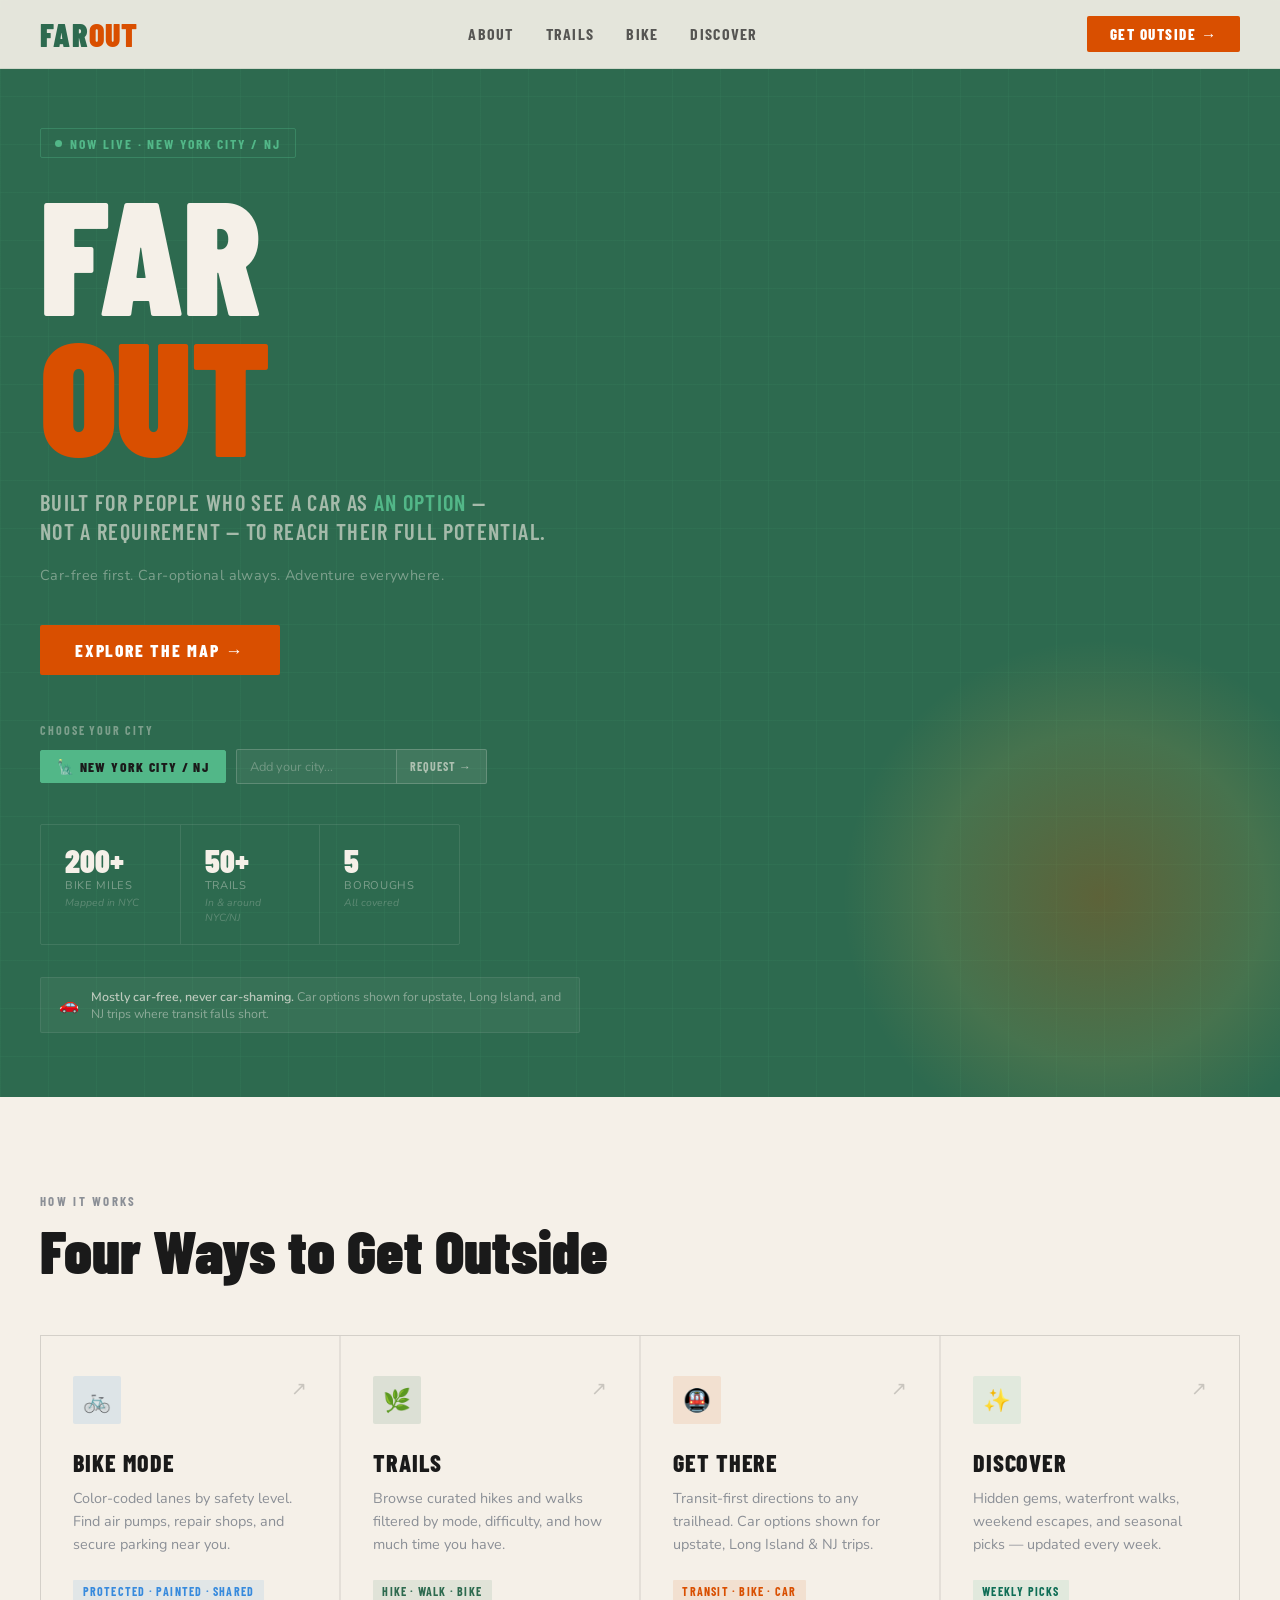
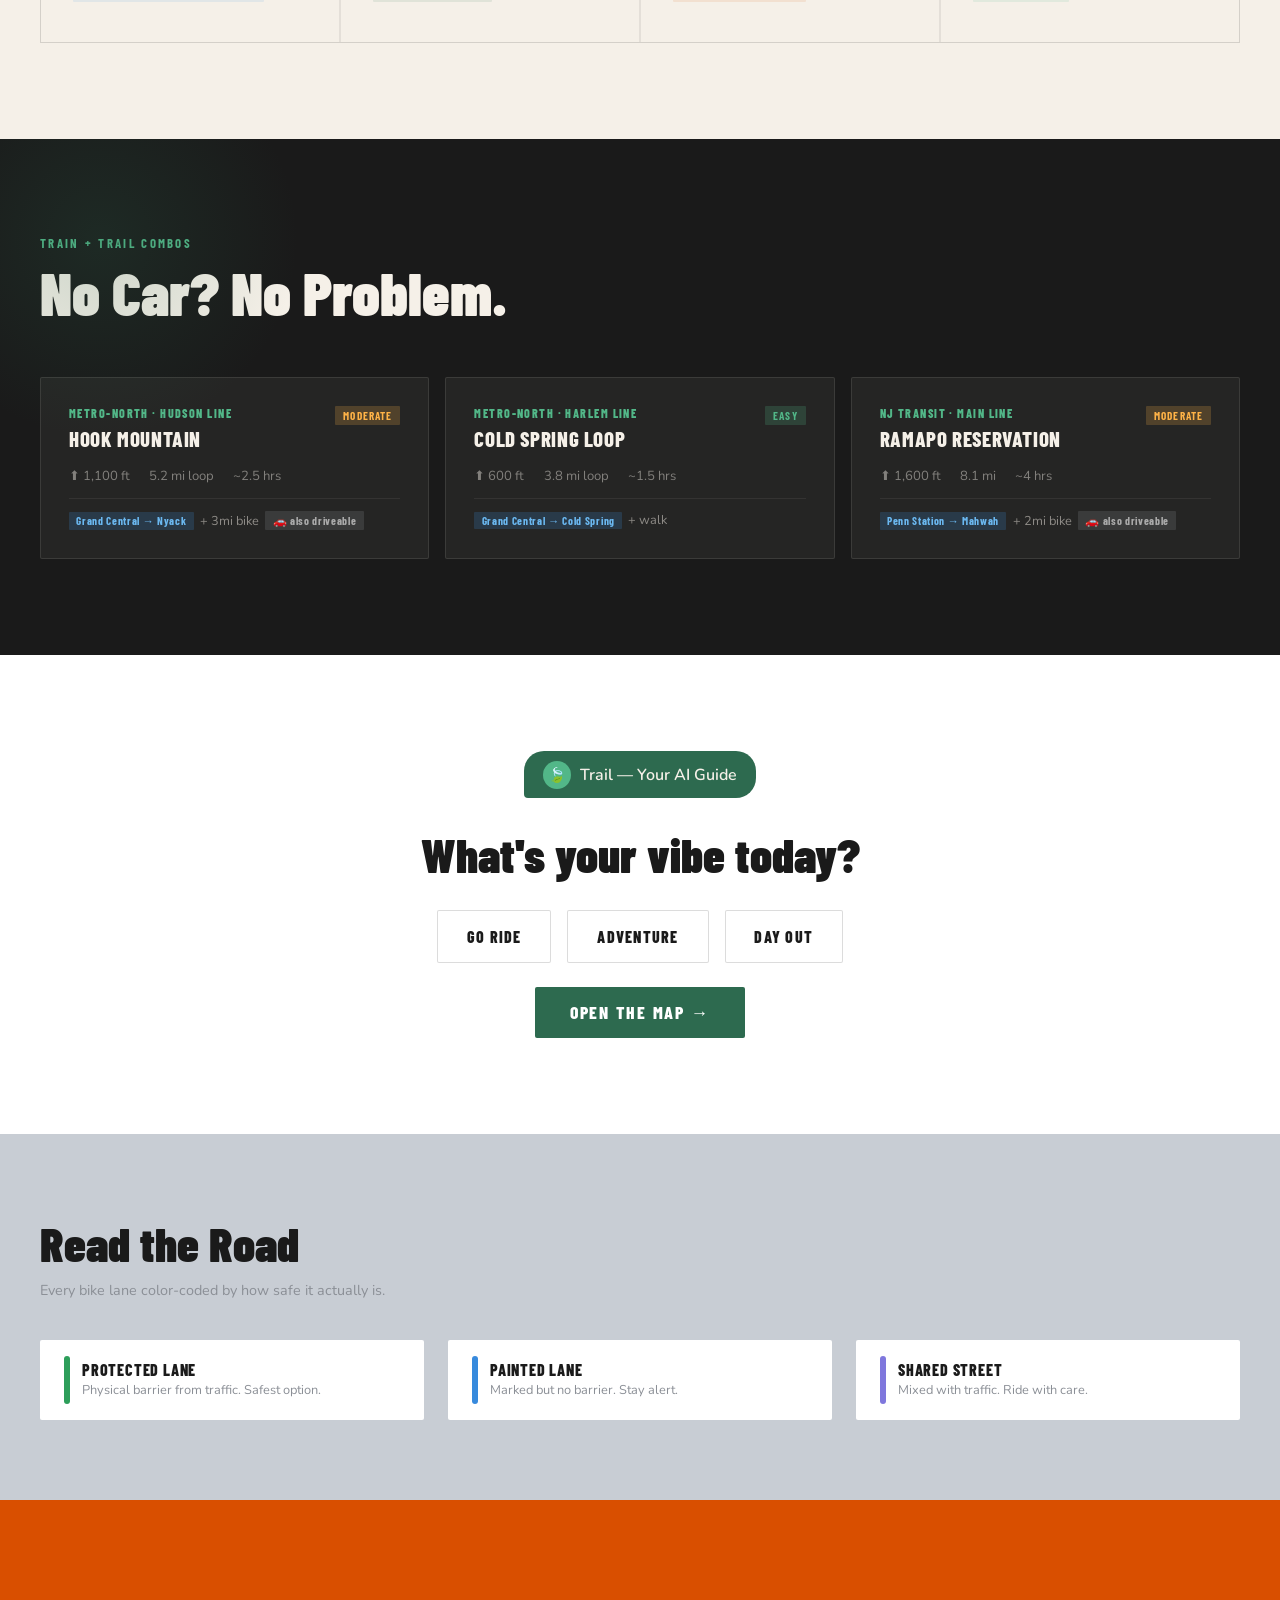
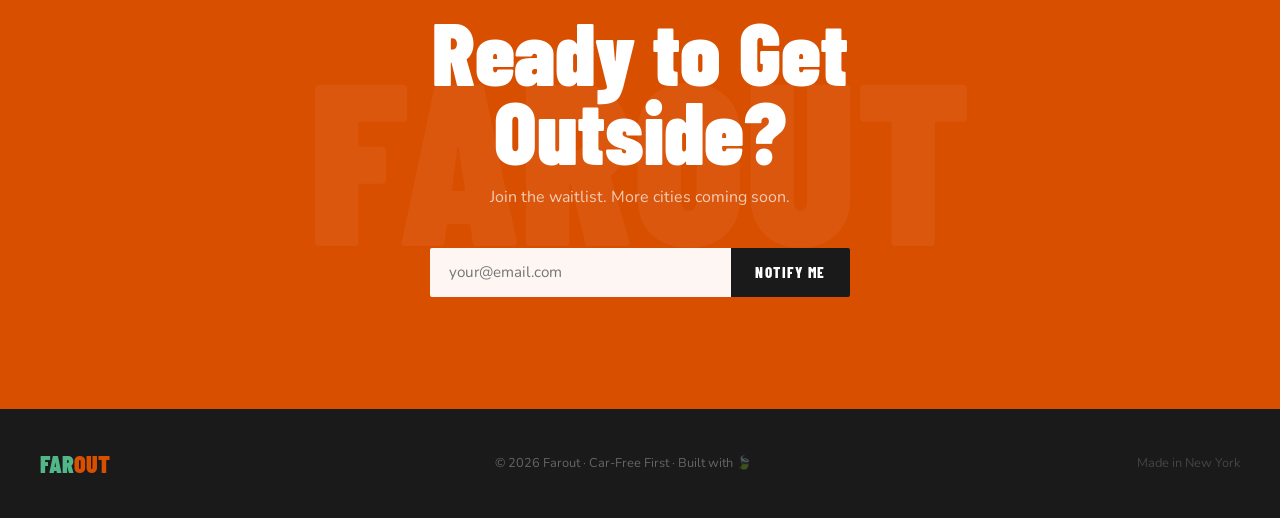
<file: index.html>
<!DOCTYPE html>
<html lang="en">
<head>
<meta charset="UTF-8">
<meta name="viewport" content="width=device-width, initial-scale=1.0">
<title>FAROUT — Get Outside. Car-Free.</title>
<link href="https://fonts.googleapis.com/css2?family=Barlow+Condensed:wght@400;600;700;800;900&family=Nunito:wght@400;500;600;700&display=swap" rel="stylesheet">
<style>
*,*::before,*::after{box-sizing:border-box;margin:0;padding:0;}
:root{--forest:#2D6A4F;--trail:#52B788;--volcano:#D94F00;--ink:#1A1A1A;--sand:#F5F0E8;--steel:#C8CDD4;--metro-blue:#378ADD;--dawn:#FFB347;--sky:#E8F4FD;--concrete:#8B8F96;}
body{font-family:'Nunito',sans-serif;background:var(--sand);color:var(--ink);overflow-x:hidden;}

nav{position:fixed;top:0;left:0;right:0;z-index:100;display:flex;align-items:center;justify-content:space-between;padding:1rem 2.5rem;background:rgba(245,240,232,0.92);backdrop-filter:blur(8px);border-bottom:1px solid rgba(45,106,79,0.12);}
.logo{font-family:'Barlow Condensed',sans-serif;font-weight:900;font-size:2rem;letter-spacing:0.04em;line-height:1;text-decoration:none;}
.logo span:first-child{color:var(--forest);}
.logo span:last-child{color:var(--volcano);}
.nav-links{display:flex;gap:2rem;list-style:none;font-family:'Barlow Condensed',sans-serif;font-weight:700;font-size:1rem;letter-spacing:0.08em;text-transform:uppercase;}
.nav-links a{color:var(--ink);text-decoration:none;opacity:0.7;transition:opacity 0.2s;}
.nav-links a:hover{opacity:1;}
.nav-cta{font-family:'Barlow Condensed',sans-serif;font-weight:800;font-size:0.95rem;letter-spacing:0.1em;text-transform:uppercase;background:var(--volcano);color:white;border:none;padding:0.55rem 1.4rem;border-radius:2px;cursor:pointer;text-decoration:none;transition:all 0.15s;display:inline-block;}
.nav-cta:hover{background:#BF4400;transform:translateY(-1px);}

.hero{min-height:100vh;display:flex;flex-direction:column;justify-content:center;padding:8rem 2.5rem 4rem;position:relative;overflow:hidden;background:var(--forest);}
.hero-grid-bg{position:absolute;inset:0;background-image:linear-gradient(rgba(82,183,136,0.07) 1px,transparent 1px),linear-gradient(90deg,rgba(82,183,136,0.07) 1px,transparent 1px);background-size:48px 48px;}
.hero-dawn{position:absolute;bottom:-60px;right:-80px;width:520px;height:520px;border-radius:50%;background:radial-gradient(circle,rgba(217,79,0,0.28) 0%,rgba(255,179,71,0.12) 45%,transparent 70%);}
.hero-content{position:relative;z-index:2;max-width:900px;}
.hero-badge{display:inline-flex;align-items:center;gap:0.5rem;font-family:'Barlow Condensed',sans-serif;font-weight:700;font-size:0.85rem;letter-spacing:0.14em;text-transform:uppercase;color:var(--trail);border:1px solid rgba(82,183,136,0.35);padding:0.35rem 0.9rem;border-radius:2px;margin-bottom:1.5rem;}
.hero-badge::before{content:'';width:7px;height:7px;border-radius:50%;background:var(--trail);animation:pulse 2s infinite;}
@keyframes pulse{0%,100%{opacity:1;}50%{opacity:0.3;}}
.hero-headline{font-family:'Barlow Condensed',sans-serif;font-weight:900;font-size:clamp(5rem,13vw,10rem);line-height:0.88;letter-spacing:-0.01em;color:var(--sand);margin-bottom:0.15em;}
.hero-headline .out{color:var(--volcano);}
.hero-tagline{font-family:'Barlow Condensed',sans-serif;font-weight:600;font-size:clamp(1rem,2.5vw,1.4rem);letter-spacing:0.06em;text-transform:uppercase;color:rgba(245,240,232,0.6);margin-bottom:1.2rem;max-width:620px;line-height:1.3;}
.hero-tagline em{color:var(--trail);font-style:normal;}
.hero-subline{font-family:'Nunito',sans-serif;font-size:0.9rem;color:rgba(245,240,232,0.4);margin-bottom:2.5rem;letter-spacing:0.03em;}
.hero-actions{display:flex;gap:1rem;align-items:center;flex-wrap:wrap;margin-bottom:3rem;}
.btn-primary{font-family:'Barlow Condensed',sans-serif;font-weight:800;font-size:1.1rem;letter-spacing:0.1em;text-transform:uppercase;background:var(--volcano);color:white;border:none;padding:0.85rem 2.2rem;border-radius:2px;cursor:pointer;text-decoration:none;display:inline-block;transition:all 0.15s;}
.btn-primary:hover{background:#BF4400;transform:translateY(-2px);}

/* CITY SELECTOR */
.city-selector-wrap{position:relative;z-index:2;margin-bottom:2.5rem;}
.city-label{font-family:'Barlow Condensed',sans-serif;font-weight:700;font-size:0.75rem;letter-spacing:0.16em;text-transform:uppercase;color:rgba(245,240,232,0.4);margin-bottom:0.75rem;}
.city-buttons{display:flex;gap:0.6rem;flex-wrap:wrap;align-items:center;}
.city-btn{font-family:'Barlow Condensed',sans-serif;font-weight:700;font-size:0.85rem;letter-spacing:0.1em;text-transform:uppercase;padding:0.45rem 1rem;border-radius:2px;cursor:pointer;transition:all 0.2s;border:1px solid rgba(245,240,232,0.2);background:rgba(245,240,232,0.06);color:rgba(245,240,232,0.55);text-decoration:none;display:inline-block;}
.city-btn.active{background:var(--trail);color:var(--ink);border-color:var(--trail);font-weight:800;}
.city-add-form{display:flex;gap:0;}
.city-add-input{font-family:'Nunito',sans-serif;font-size:0.8rem;padding:0.45rem 0.85rem;border:1px solid rgba(245,240,232,0.2);border-right:none;background:rgba(245,240,232,0.06);color:var(--sand);border-radius:2px 0 0 2px;outline:none;width:160px;}
.city-add-input::placeholder{color:rgba(245,240,232,0.3);}
.city-add-btn{font-family:'Barlow Condensed',sans-serif;font-weight:700;font-size:0.75rem;letter-spacing:0.08em;text-transform:uppercase;padding:0.45rem 0.85rem;border:1px solid rgba(245,240,232,0.2);background:rgba(245,240,232,0.1);color:rgba(245,240,232,0.6);cursor:pointer;border-radius:0 2px 2px 0;transition:all 0.2s;}
.city-add-btn:hover{background:rgba(245,240,232,0.2);}
.city-add-thanks{font-family:'Barlow Condensed',sans-serif;font-weight:700;font-size:0.8rem;letter-spacing:0.08em;color:var(--trail);display:none;padding:0.45rem 0;}

.hero-stats{display:flex;gap:0;position:relative;z-index:2;border:1px solid rgba(245,240,232,0.1);border-radius:2px;overflow:hidden;max-width:420px;}
.stat{flex:1;padding:1.2rem 1.5rem;border-right:1px solid rgba(245,240,232,0.1);}
.stat:last-child{border-right:none;}
.stat-num{font-family:'Barlow Condensed',sans-serif;font-weight:900;font-size:2rem;color:var(--sand);line-height:1;}
.stat-label{font-family:'Nunito',sans-serif;font-size:0.7rem;color:rgba(245,240,232,0.4);letter-spacing:0.06em;text-transform:uppercase;margin-top:0.15rem;}
.stat-note{font-size:0.65rem;color:rgba(245,240,232,0.25);margin-top:0.1rem;font-style:italic;}

.car-free-bar{position:relative;z-index:2;margin-top:2rem;display:inline-flex;align-items:center;gap:0.75rem;background:rgba(245,240,232,0.05);border:1px solid rgba(245,240,232,0.08);padding:0.6rem 1.1rem;border-radius:2px;max-width:540px;}
.car-free-text{font-size:0.78rem;color:rgba(245,240,232,0.45);line-height:1.4;}
.car-free-text strong{color:rgba(245,240,232,0.7);font-weight:600;}

.modes-section{padding:6rem 2.5rem;background:var(--sand);}
.section-label{font-family:'Barlow Condensed',sans-serif;font-weight:700;font-size:0.8rem;letter-spacing:0.18em;text-transform:uppercase;color:var(--concrete);margin-bottom:0.75rem;}
.section-title{font-family:'Barlow Condensed',sans-serif;font-weight:900;font-size:clamp(2.5rem,5vw,3.8rem);line-height:0.95;color:var(--ink);margin-bottom:3.5rem;max-width:600px;}
.modes-grid{display:grid;grid-template-columns:repeat(auto-fit,minmax(240px,1fr));gap:1.5px;background:rgba(26,26,26,0.08);border:1.5px solid rgba(26,26,26,0.08);}
.mode-card{background:var(--sand);padding:2.5rem 2rem;cursor:pointer;transition:background 0.2s;position:relative;overflow:hidden;text-decoration:none;display:block;color:var(--ink);}
.mode-card:hover{background:white;}
.mode-card:hover .mode-arrow{transform:translate(3px,-3px);}
.mode-icon{width:48px;height:48px;border-radius:2px;display:flex;align-items:center;justify-content:center;font-size:1.4rem;margin-bottom:1.5rem;}
.mode-icon.bike{background:rgba(55,138,221,0.12);}
.mode-icon.trail{background:rgba(45,106,79,0.12);}
.mode-icon.transit{background:rgba(217,79,0,0.1);}
.mode-icon.discover{background:rgba(82,183,136,0.12);}
.mode-title{font-family:'Barlow Condensed',sans-serif;font-weight:800;font-size:1.5rem;letter-spacing:0.04em;text-transform:uppercase;color:var(--ink);margin-bottom:0.6rem;}
.mode-desc{font-size:0.9rem;color:var(--concrete);line-height:1.6;margin-bottom:1.5rem;}
.mode-tag{font-family:'Barlow Condensed',sans-serif;font-weight:700;font-size:0.75rem;letter-spacing:0.1em;text-transform:uppercase;padding:0.25rem 0.6rem;border-radius:1px;}
.bike-tag{background:rgba(55,138,221,0.1);color:var(--metro-blue);}
.trail-tag{background:rgba(45,106,79,0.1);color:var(--forest);}
.transit-tag{background:rgba(217,79,0,0.1);color:var(--volcano);}
.discover-tag{background:rgba(82,183,136,0.12);color:#0F6E56;}
.mode-arrow{position:absolute;top:2.5rem;right:2rem;font-size:1.2rem;color:rgba(26,26,26,0.2);transition:transform 0.2s;}

.trail-section{padding:6rem 2.5rem;background:var(--ink);position:relative;overflow:hidden;}
.trail-section::before{content:'';position:absolute;top:-100px;left:-100px;width:400px;height:400px;border-radius:50%;background:radial-gradient(circle,rgba(45,106,79,0.2) 0%,transparent 70%);}
.trail-section .section-label{color:var(--trail);}
.trail-cards{display:grid;grid-template-columns:repeat(auto-fit,minmax(280px,1fr));gap:1rem;position:relative;z-index:1;}
.trail-card{background:rgba(245,240,232,0.05);border:1px solid rgba(245,240,232,0.1);border-radius:2px;padding:1.75rem;transition:background 0.2s,border-color 0.2s;cursor:pointer;}
.trail-card:hover{background:rgba(245,240,232,0.08);border-color:rgba(82,183,136,0.3);}
.trail-card-top{display:flex;justify-content:space-between;align-items:flex-start;margin-bottom:1rem;}
.trail-route{font-family:'Barlow Condensed',sans-serif;font-weight:800;font-size:0.75rem;letter-spacing:0.12em;text-transform:uppercase;color:var(--trail);margin-bottom:0.4rem;}
.trail-name{font-family:'Barlow Condensed',sans-serif;font-weight:800;font-size:1.3rem;color:var(--sand);text-transform:uppercase;letter-spacing:0.03em;}
.diff-badge{font-family:'Barlow Condensed',sans-serif;font-weight:700;font-size:0.7rem;letter-spacing:0.1em;text-transform:uppercase;padding:0.2rem 0.5rem;border-radius:1px;}
.easy{background:rgba(82,183,136,0.2);color:var(--trail);}
.moderate{background:rgba(255,179,71,0.2);color:var(--dawn);}
.trail-meta{display:flex;gap:1.2rem;font-size:0.82rem;color:rgba(245,240,232,0.45);margin-bottom:0.8rem;}
.trail-transit{font-family:'Nunito',sans-serif;font-size:0.8rem;color:rgba(245,240,232,0.5);display:flex;align-items:center;gap:0.4rem;border-top:1px solid rgba(245,240,232,0.07);padding-top:0.8rem;flex-wrap:wrap;}
.transit-pill{font-family:'Barlow Condensed',sans-serif;font-weight:700;font-size:0.7rem;letter-spacing:0.06em;background:rgba(55,138,221,0.2);color:#6BB8F0;padding:0.15rem 0.45rem;border-radius:1px;}
.car-pill{font-family:'Barlow Condensed',sans-serif;font-weight:700;font-size:0.7rem;letter-spacing:0.06em;background:rgba(139,143,150,0.2);color:#aaa;padding:0.15rem 0.45rem;border-radius:1px;}

.vibe-section{padding:6rem 2.5rem;background:white;}
.vibe-inner{max-width:640px;margin:0 auto;text-align:center;}
.trail-ai-bubble{display:inline-flex;align-items:center;gap:0.6rem;background:var(--forest);color:var(--sand);padding:0.6rem 1.2rem;border-radius:20px 20px 20px 4px;font-family:'Nunito',sans-serif;font-size:1rem;font-weight:600;margin-bottom:2rem;}
.trail-leaf{width:28px;height:28px;background:var(--trail);border-radius:50%;display:flex;align-items:center;justify-content:center;font-size:0.9rem;}
.vibe-question{font-family:'Barlow Condensed',sans-serif;font-weight:900;font-size:clamp(2rem,4vw,3rem);color:var(--ink);margin-bottom:2rem;line-height:1;}
.vibe-cards{display:flex;gap:1rem;justify-content:center;flex-wrap:wrap;margin-bottom:1.5rem;}
.vibe-card{font-family:'Barlow Condensed',sans-serif;font-weight:800;font-size:1rem;letter-spacing:0.08em;text-transform:uppercase;padding:1rem 1.8rem;border:1.5px solid rgba(26,26,26,0.15);border-radius:2px;cursor:pointer;background:white;color:var(--ink);transition:all 0.2s;}
.vibe-card:hover,.vibe-card.active{background:var(--forest);color:var(--sand);border-color:var(--forest);transform:translateY(-2px);}
.vibe-card.active-orange{background:var(--volcano);color:white;border-color:var(--volcano);transform:translateY(-2px);}
.vibe-response{background:var(--sky);border:1px solid rgba(55,138,221,0.15);border-radius:2px;padding:1.25rem 1.5rem;font-size:0.9rem;color:#185FA5;font-weight:500;display:none;text-align:left;}
.vibe-response.show{display:block;}

.lane-section{padding:5rem 2.5rem;background:var(--steel);}
.lane-title{font-family:'Barlow Condensed',sans-serif;font-weight:900;font-size:clamp(2rem,4vw,3rem);color:var(--ink);margin-bottom:0.5rem;}
.lane-sub{color:var(--concrete);font-size:0.9rem;margin-bottom:2.5rem;}
.lane-legend{display:flex;gap:1.5rem;flex-wrap:wrap;}
.lane-item{display:flex;align-items:center;gap:0.75rem;background:white;padding:1rem 1.5rem;border-radius:2px;flex:1;min-width:200px;}
.lane-strip{width:6px;height:48px;border-radius:3px;flex-shrink:0;}
.lane-item-title{font-family:'Barlow Condensed',sans-serif;font-weight:800;font-size:1rem;text-transform:uppercase;letter-spacing:0.05em;color:var(--ink);}
.lane-item-desc{font-size:0.8rem;color:var(--concrete);margin-top:0.1rem;}

.cta-section{padding:7rem 2.5rem;background:var(--volcano);text-align:center;position:relative;overflow:hidden;}
.cta-section::before{content:'FAROUT';position:absolute;font-family:'Barlow Condensed',sans-serif;font-weight:900;font-size:18vw;color:rgba(255,255,255,0.05);top:50%;left:50%;transform:translate(-50%,-50%);white-space:nowrap;pointer-events:none;}
.cta-title{font-family:'Barlow Condensed',sans-serif;font-weight:900;font-size:clamp(3rem,7vw,5.5rem);color:white;line-height:0.9;margin-bottom:1rem;position:relative;z-index:1;}
.cta-sub{font-size:1rem;color:rgba(255,255,255,0.7);margin-bottom:2.5rem;position:relative;z-index:1;}
.cta-email{display:flex;gap:0;max-width:420px;margin:0 auto;position:relative;z-index:1;}
.cta-email input{flex:1;padding:0.9rem 1.2rem;border:none;border-radius:2px 0 0 2px;font-family:'Nunito',sans-serif;font-size:0.95rem;background:rgba(255,255,255,0.95);color:var(--ink);outline:none;}
.cta-email button{font-family:'Barlow Condensed',sans-serif;font-weight:800;font-size:0.95rem;letter-spacing:0.1em;text-transform:uppercase;background:var(--ink);color:white;border:none;padding:0.9rem 1.5rem;border-radius:0 2px 2px 0;cursor:pointer;transition:background 0.15s;}
.cta-email button:hover{background:#333;}

footer{background:var(--ink);padding:2.5rem;display:flex;justify-content:space-between;align-items:center;flex-wrap:wrap;gap:1rem;}
.footer-logo{font-family:'Barlow Condensed',sans-serif;font-weight:900;font-size:1.5rem;text-decoration:none;}
.footer-logo span:first-child{color:var(--trail);}
.footer-logo span:last-child{color:var(--volcano);}
.footer-text{font-size:0.8rem;color:rgba(245,240,232,0.35);font-family:'Nunito',sans-serif;}
</style>
</head>
<body>

<nav>
  <a href="index.html" class="logo"><span>FAR</span><span>OUT</span></a>
  <ul class="nav-links">
    <li><a href="about.html">About</a></li>
    <li><a href="trails.html">Trails</a></li>
    <li><a href="app.html">Bike</a></li>
    <li><a href="discover.html">Discover</a></li>
  </ul>
  <a href="app.html" class="nav-cta">Get Outside →</a>
</nav>

<section class="hero">
  <div class="hero-grid-bg"></div>
  <div class="hero-dawn"></div>
  <div class="hero-content">
    <div class="hero-badge">Now Live · New York City / NJ</div>
    <h1 class="hero-headline">FAR<br><span class="out">OUT</span></h1>
    <p class="hero-tagline">Built for people who see a car as <em>an option</em> —<br>not a requirement — to reach their full potential.</p>
    <p class="hero-subline">Car-free first. Car-optional always. Adventure everywhere.</p>
    <div class="hero-actions">
      <a href="app.html" class="btn-primary">Explore the Map →</a>
    </div>

    <div class="city-selector-wrap">
      <div class="city-label">Choose your city</div>
      <div class="city-buttons">
        <a href="app.html" class="city-btn active">🗽 New York City / NJ</a>
        <div class="city-add-form">
          <input class="city-add-input" id="cityInput" placeholder="Add your city..." />
          <button class="city-add-btn" onclick="submitCity()">Request →</button>
        </div>
        <div class="city-add-thanks" id="cityThanks">✅ Thanks! We'll let you know.</div>
      </div>
    </div>

    <div class="hero-stats">
      <div class="stat"><div class="stat-num">200+</div><div class="stat-label">Bike Miles</div><div class="stat-note">Mapped in NYC</div></div>
      <div class="stat"><div class="stat-num">50+</div><div class="stat-label">Trails</div><div class="stat-note">In & around NYC/NJ</div></div>
      <div class="stat"><div class="stat-num">5</div><div class="stat-label">Boroughs</div><div class="stat-note">All covered</div></div>
    </div>

    <div class="car-free-bar">
      <span>🚗</span>
      <span class="car-free-text"><strong>Mostly car-free, never car-shaming.</strong> Car options shown for upstate, Long Island, and NJ trips where transit falls short.</span>
    </div>
  </div>
</section>

<section class="modes-section">
  <p class="section-label">How It Works</p>
  <h2 class="section-title">Four Ways to Get Outside</h2>
  <div class="modes-grid">
    <a href="app.html" class="mode-card">
      <div class="mode-arrow">↗</div>
      <div class="mode-icon bike">🚲</div>
      <div class="mode-title">Bike Mode</div>
      <p class="mode-desc">Color-coded lanes by safety level. Find air pumps, repair shops, and secure parking near you.</p>
      <span class="mode-tag bike-tag">Protected · Painted · Shared</span>
    </a>
    <a href="trails.html" class="mode-card">
      <div class="mode-arrow">↗</div>
      <div class="mode-icon trail">🌿</div>
      <div class="mode-title">Trails</div>
      <p class="mode-desc">Browse curated hikes and walks filtered by mode, difficulty, and how much time you have.</p>
      <span class="mode-tag trail-tag">Hike · Walk · Bike</span>
    </a>
    <a href="app.html" class="mode-card">
      <div class="mode-arrow">↗</div>
      <div class="mode-icon transit">🚇</div>
      <div class="mode-title">Get There</div>
      <p class="mode-desc">Transit-first directions to any trailhead. Car options shown for upstate, Long Island & NJ trips.</p>
      <span class="mode-tag transit-tag">Transit · Bike · Car</span>
    </a>
    <a href="discover.html" class="mode-card">
      <div class="mode-arrow">↗</div>
      <div class="mode-icon discover">✨</div>
      <div class="mode-title">Discover</div>
      <p class="mode-desc">Hidden gems, waterfront walks, weekend escapes, and seasonal picks — updated every week.</p>
      <span class="mode-tag discover-tag">Weekly Picks</span>
    </a>
  </div>
</section>

<section class="trail-section">
  <p class="section-label">Train + Trail Combos</p>
  <h2 class="section-title" style="color:var(--sand);">No Car? No Problem.</h2>
  <div class="trail-cards">
    <div class="trail-card">
      <div class="trail-card-top"><div><div class="trail-route">Metro-North · Hudson Line</div><div class="trail-name">Hook Mountain</div></div><span class="diff-badge moderate">Moderate</span></div>
      <div class="trail-meta"><span>⬆ 1,100 ft</span><span>5.2 mi loop</span><span>~2.5 hrs</span></div>
      <div class="trail-transit"><span class="transit-pill">Grand Central → Nyack</span><span>+ 3mi bike</span><span class="car-pill">🚗 also driveable</span></div>
    </div>
    <div class="trail-card">
      <div class="trail-card-top"><div><div class="trail-route">Metro-North · Harlem Line</div><div class="trail-name">Cold Spring Loop</div></div><span class="diff-badge easy">Easy</span></div>
      <div class="trail-meta"><span>⬆ 600 ft</span><span>3.8 mi loop</span><span>~1.5 hrs</span></div>
      <div class="trail-transit"><span class="transit-pill">Grand Central → Cold Spring</span><span>+ walk</span></div>
    </div>
    <div class="trail-card">
      <div class="trail-card-top"><div><div class="trail-route">NJ Transit · Main Line</div><div class="trail-name">Ramapo Reservation</div></div><span class="diff-badge moderate">Moderate</span></div>
      <div class="trail-meta"><span>⬆ 1,600 ft</span><span>8.1 mi</span><span>~4 hrs</span></div>
      <div class="trail-transit"><span class="transit-pill">Penn Station → Mahwah</span><span>+ 2mi bike</span><span class="car-pill">🚗 also driveable</span></div>
    </div>
  </div>
</section>

<section class="vibe-section">
  <div class="vibe-inner">
    <div class="trail-ai-bubble"><div class="trail-leaf">🍃</div>Trail — Your AI Guide</div>
    <h2 class="vibe-question">What's your vibe today?</h2>
    <div class="vibe-cards">
      <button class="vibe-card" onclick="setVibe(this,'ride','🚲 Found 3 protected bike routes near you. The Hudson Greenway is clear — 12mph winds at your back today.')">Go Ride</button>
      <button class="vibe-card" onclick="setVibe(this,'adventure','🥾 Cold Spring via Metro-North is calling. Departs Grand Central at 8:42am, back before dinner.')">Adventure</button>
      <button class="vibe-card" onclick="setVibe(this,'out','✨ Governors Island ferry starts at 10am. Free entry, food trucks, no cars — perfect Sunday.')">Day Out</button>
    </div>
    <div class="vibe-response" id="vibe-resp"></div>
    <div style="margin-top:1.5rem;"><a href="app.html" class="btn-primary" style="background:var(--forest);">Open the Map →</a></div>
  </div>
</section>

<section class="lane-section">
  <h2 class="lane-title">Read the Road</h2>
  <p class="lane-sub">Every bike lane color-coded by how safe it actually is.</p>
  <div class="lane-legend">
    <div class="lane-item"><div class="lane-strip" style="background:#2D9E5A;"></div><div><div class="lane-item-title">Protected Lane</div><div class="lane-item-desc">Physical barrier from traffic. Safest option.</div></div></div>
    <div class="lane-item"><div class="lane-strip" style="background:#378ADD;"></div><div><div class="lane-item-title">Painted Lane</div><div class="lane-item-desc">Marked but no barrier. Stay alert.</div></div></div>
    <div class="lane-item"><div class="lane-strip" style="background:#7F77DD;"></div><div><div class="lane-item-title">Shared Street</div><div class="lane-item-desc">Mixed with traffic. Ride with care.</div></div></div>
  </div>
</section>

<section class="cta-section">
  <h2 class="cta-title">Ready to Get<br>Outside?</h2>
  <p class="cta-sub">Join the waitlist. More cities coming soon.</p>
  <div class="cta-email">
    <input type="email" placeholder="your@email.com" id="waitlistEmail"/>
    <button onclick="joinWaitlist()">Notify Me</button>
  </div>
</section>

<footer>
  <a href="index.html" class="footer-logo"><span>FAR</span><span>OUT</span></a>
  <div class="footer-text">© 2026 Farout · Car-Free First · Built with 🍃</div>
  <div class="footer-text" style="color:rgba(245,240,232,0.2);">Made in New York</div>
</footer>

<script>
function setVibe(btn,type,msg){
  document.querySelectorAll('.vibe-card').forEach(b=>b.classList.remove('active','active-orange'));
  btn.classList.add(type==='adventure'?'active-orange':'active');
  const resp=document.getElementById('vibe-resp');
  resp.textContent=msg;
  resp.classList.add('show');
}
function submitCity(){
  const val=document.getElementById('cityInput').value.trim();
  if(!val) return;
  document.querySelector('.city-add-form').style.display='none';
  document.getElementById('cityThanks').style.display='block';
}
function joinWaitlist(){
  const btn=document.querySelector('.cta-email button');
  btn.textContent='✓ You\'re on the list!';
  btn.style.background='var(--forest)';
}
</script>
</body>
</html>
</file>
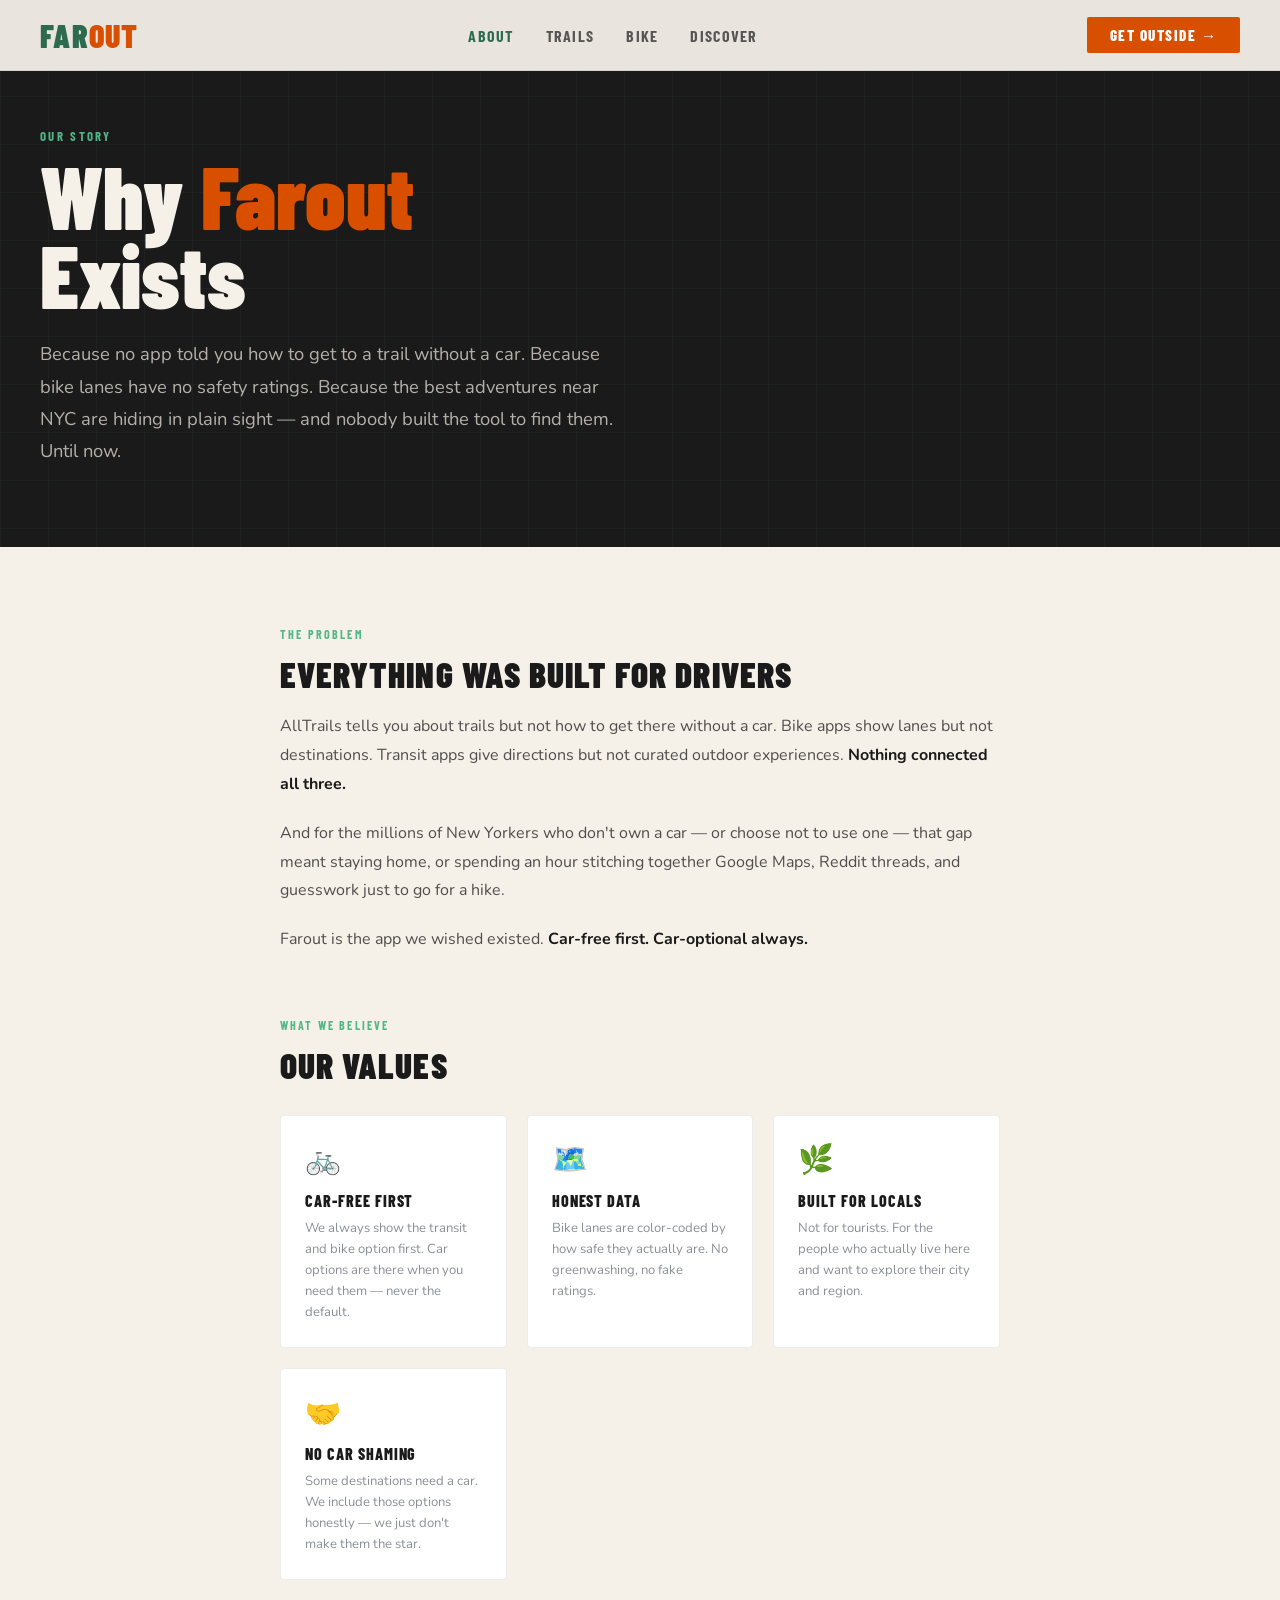
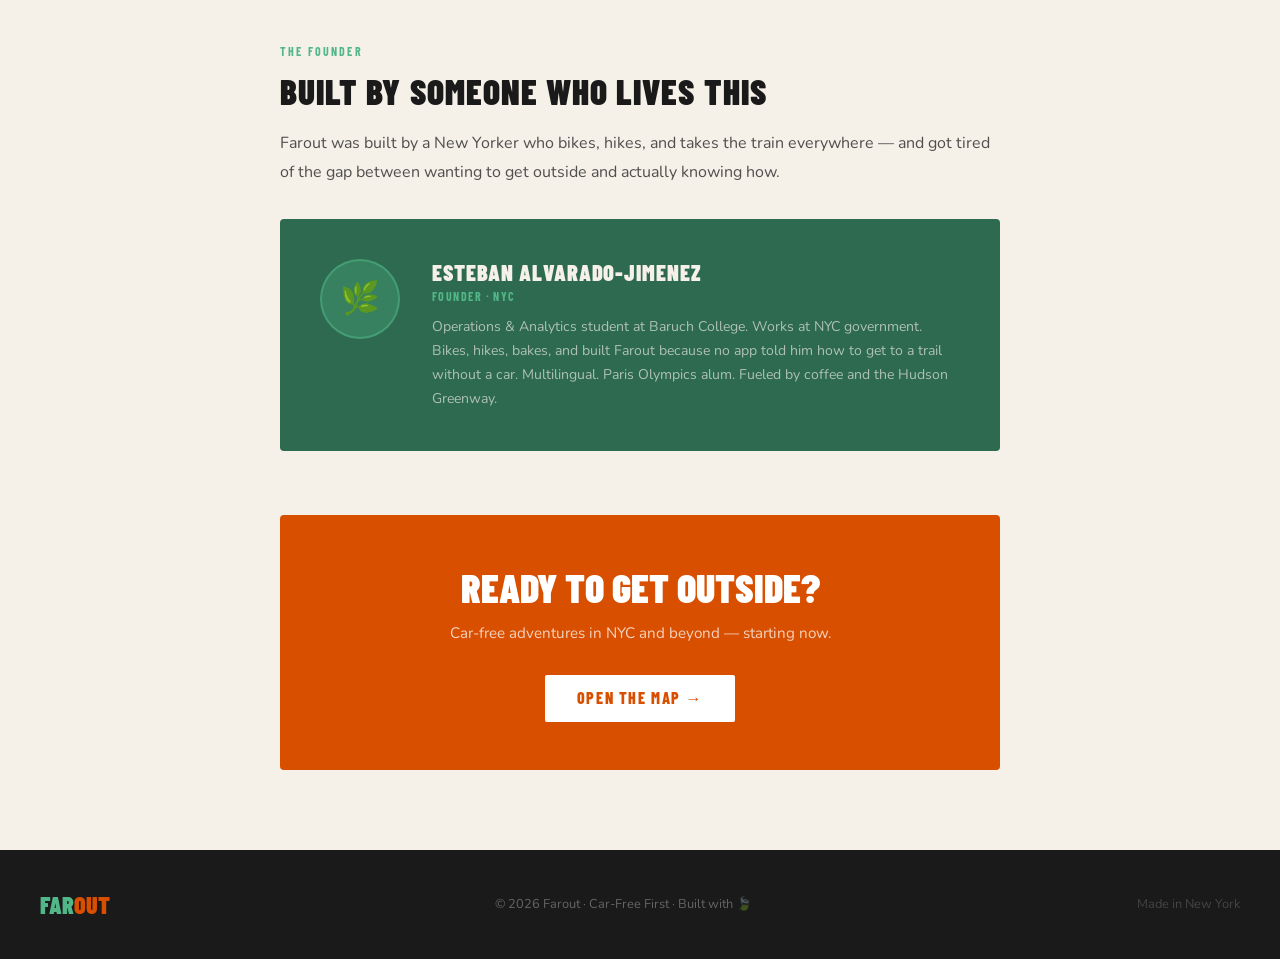
<file: about.html>
<!DOCTYPE html>
<html lang="en">
<head>
<meta charset="UTF-8">
<meta name="viewport" content="width=device-width, initial-scale=1.0">
<title>FAROUT — About</title>
<link href="https://fonts.googleapis.com/css2?family=Barlow+Condensed:wght@400;600;700;800;900&family=Nunito:wght@400;500;600;700&display=swap" rel="stylesheet">
<style>
*,*::before,*::after{box-sizing:border-box;margin:0;padding:0;}
:root{--forest:#2D6A4F;--trail:#52B788;--volcano:#D94F00;--ink:#1A1A1A;--sand:#F5F0E8;--steel:#C8CDD4;--metro-blue:#378ADD;--concrete:#8B8F96;}
body{font-family:'Nunito',sans-serif;background:var(--sand);color:var(--ink);}
nav{position:fixed;top:0;left:0;right:0;z-index:100;display:flex;align-items:center;justify-content:space-between;padding:1rem 2.5rem;background:rgba(245,240,232,0.95);backdrop-filter:blur(8px);border-bottom:1px solid rgba(45,106,79,0.12);}
.logo{font-family:'Barlow Condensed',sans-serif;font-weight:900;font-size:2rem;letter-spacing:0.04em;text-decoration:none;}
.logo span:first-child{color:var(--forest);}
.logo span:last-child{color:var(--volcano);}
.nav-links{display:flex;gap:2rem;list-style:none;font-family:'Barlow Condensed',sans-serif;font-weight:700;font-size:1rem;letter-spacing:0.08em;text-transform:uppercase;}
.nav-links a{color:var(--ink);text-decoration:none;opacity:0.7;transition:opacity 0.2s;}
.nav-links a:hover,.nav-links a.active{opacity:1;color:var(--forest);}
.nav-cta{font-family:'Barlow Condensed',sans-serif;font-weight:800;font-size:0.95rem;letter-spacing:0.1em;text-transform:uppercase;background:var(--volcano);color:white;border:none;padding:0.55rem 1.4rem;border-radius:2px;cursor:pointer;text-decoration:none;transition:all 0.15s;}
.nav-cta:hover{background:#BF4400;}

.page-hero{padding:8rem 2.5rem 5rem;background:var(--ink);position:relative;overflow:hidden;}
.page-hero::before{content:'';position:absolute;inset:0;background-image:linear-gradient(rgba(82,183,136,0.05) 1px,transparent 1px),linear-gradient(90deg,rgba(82,183,136,0.05) 1px,transparent 1px);background-size:48px 48px;}
.page-hero-content{position:relative;z-index:1;max-width:700px;}
.page-label{font-family:'Barlow Condensed',sans-serif;font-weight:700;font-size:0.8rem;letter-spacing:0.18em;text-transform:uppercase;color:var(--trail);margin-bottom:0.75rem;}
.page-title{font-family:'Barlow Condensed',sans-serif;font-weight:900;font-size:clamp(3rem,7vw,5.5rem);line-height:0.9;color:var(--sand);margin-bottom:1.5rem;}
.page-title span{color:var(--volcano);}
.page-intro{font-size:1.15rem;color:rgba(245,240,232,0.7);line-height:1.75;max-width:580px;}

.about-main{max-width:800px;margin:0 auto;padding:5rem 2.5rem;}

.about-section{margin-bottom:4rem;}
.about-section-label{font-family:'Barlow Condensed',sans-serif;font-weight:700;font-size:0.75rem;letter-spacing:0.18em;text-transform:uppercase;color:var(--trail);margin-bottom:1rem;}
.about-section-title{font-family:'Barlow Condensed',sans-serif;font-weight:900;font-size:2.2rem;text-transform:uppercase;letter-spacing:0.03em;color:var(--ink);margin-bottom:1.25rem;line-height:1;}
.about-text{font-size:1rem;line-height:1.8;color:rgba(26,26,26,0.75);margin-bottom:1.25rem;}
.about-text strong{color:var(--ink);font-weight:700;}

.values-grid{display:grid;grid-template-columns:repeat(auto-fit,minmax(220px,1fr));gap:1.25rem;margin-top:2rem;}
.value-card{background:white;border:1px solid rgba(26,26,26,0.08);border-radius:4px;padding:1.5rem;}
.value-icon{font-size:1.8rem;margin-bottom:0.75rem;}
.value-title{font-family:'Barlow Condensed',sans-serif;font-weight:800;font-size:1rem;text-transform:uppercase;letter-spacing:0.06em;color:var(--ink);margin-bottom:0.5rem;}
.value-desc{font-size:0.82rem;color:var(--concrete);line-height:1.6;}

.founder-card{background:var(--forest);border-radius:4px;padding:2.5rem;display:grid;grid-template-columns:80px 1fr;gap:2rem;align-items:start;margin-top:2rem;}
.founder-avatar{width:80px;height:80px;border-radius:50%;background:rgba(82,183,136,0.3);border:2px solid rgba(82,183,136,0.5);display:flex;align-items:center;justify-content:center;font-size:2rem;}
.founder-name{font-family:'Barlow Condensed',sans-serif;font-weight:900;font-size:1.4rem;text-transform:uppercase;letter-spacing:0.04em;color:var(--sand);margin-bottom:0.25rem;}
.founder-title{font-family:'Barlow Condensed',sans-serif;font-weight:700;font-size:0.75rem;letter-spacing:0.12em;text-transform:uppercase;color:var(--trail);margin-bottom:0.75rem;}
.founder-bio{font-size:0.88rem;color:rgba(245,240,232,0.65);line-height:1.7;}

.cta-block{background:var(--volcano);border-radius:4px;padding:3rem;text-align:center;margin-top:3rem;}
.cta-title{font-family:'Barlow Condensed',sans-serif;font-weight:900;font-size:2.5rem;text-transform:uppercase;color:white;margin-bottom:0.75rem;}
.cta-sub{font-size:0.95rem;color:rgba(255,255,255,0.75);margin-bottom:2rem;}
.cta-btn{font-family:'Barlow Condensed',sans-serif;font-weight:800;font-size:1rem;letter-spacing:0.1em;text-transform:uppercase;background:white;color:var(--volcano);border:none;padding:0.85rem 2rem;border-radius:2px;cursor:pointer;text-decoration:none;display:inline-block;transition:all 0.2s;}
.cta-btn:hover{background:var(--sand);}

footer{background:var(--ink);padding:2.5rem;display:flex;justify-content:space-between;align-items:center;flex-wrap:wrap;gap:1rem;}
.footer-logo{font-family:'Barlow Condensed',sans-serif;font-weight:900;font-size:1.5rem;text-decoration:none;}
.footer-logo span:first-child{color:var(--trail);}
.footer-logo span:last-child{color:var(--volcano);}
.footer-text{font-size:0.8rem;color:rgba(245,240,232,0.35);font-family:'Nunito',sans-serif;}
</style>
</head>
<body>

<nav>
  <a href="index.html" class="logo"><span>FAR</span><span>OUT</span></a>
  <ul class="nav-links">
    <li><a href="about.html" class="active">About</a></li>
    <li><a href="trails.html">Trails</a></li>
    <li><a href="app.html">Bike</a></li>
    <li><a href="discover.html">Discover</a></li>
  </ul>
  <a href="app.html" class="nav-cta">Get Outside →</a>
</nav>

<div class="page-hero">
  <div class="page-hero-content">
    <p class="page-label">Our Story</p>
    <h1 class="page-title">Why <span>Farout</span><br>Exists</h1>
    <p class="page-intro">Because no app told you how to get to a trail without a car. Because bike lanes have no safety ratings. Because the best adventures near NYC are hiding in plain sight — and nobody built the tool to find them. Until now.</p>
  </div>
</div>

<div class="about-main">

  <div class="about-section">
    <div class="about-section-label">The Problem</div>
    <div class="about-section-title">Everything was built for drivers</div>
    <p class="about-text">AllTrails tells you about trails but not how to get there without a car. Bike apps show lanes but not destinations. Transit apps give directions but not curated outdoor experiences. <strong>Nothing connected all three.</strong></p>
    <p class="about-text">And for the millions of New Yorkers who don't own a car — or choose not to use one — that gap meant staying home, or spending an hour stitching together Google Maps, Reddit threads, and guesswork just to go for a hike.</p>
    <p class="about-text">Farout is the app we wished existed. <strong>Car-free first. Car-optional always.</strong></p>
  </div>

  <div class="about-section">
    <div class="about-section-label">What We Believe</div>
    <div class="about-section-title">Our Values</div>
    <div class="values-grid">
      <div class="value-card">
        <div class="value-icon">🚲</div>
        <div class="value-title">Car-Free First</div>
        <div class="value-desc">We always show the transit and bike option first. Car options are there when you need them — never the default.</div>
      </div>
      <div class="value-card">
        <div class="value-icon">🗺️</div>
        <div class="value-title">Honest Data</div>
        <div class="value-desc">Bike lanes are color-coded by how safe they actually are. No greenwashing, no fake ratings.</div>
      </div>
      <div class="value-card">
        <div class="value-icon">🌿</div>
        <div class="value-title">Built for Locals</div>
        <div class="value-desc">Not for tourists. For the people who actually live here and want to explore their city and region.</div>
      </div>
      <div class="value-card">
        <div class="value-icon">🤝</div>
        <div class="value-title">No Car Shaming</div>
        <div class="value-desc">Some destinations need a car. We include those options honestly — we just don't make them the star.</div>
      </div>
    </div>
  </div>

  <div class="about-section">
    <div class="about-section-label">The Founder</div>
    <div class="about-section-title">Built by someone who lives this</div>
    <p class="about-text">Farout was built by a New Yorker who bikes, hikes, and takes the train everywhere — and got tired of the gap between wanting to get outside and actually knowing how.</p>
    <div class="founder-card">
      <div class="founder-avatar">🌿</div>
      <div>
        <div class="founder-name">Esteban Alvarado-Jimenez</div>
        <div class="founder-title">Founder · NYC</div>
        <div class="founder-bio">Operations & Analytics student at Baruch College. Works at NYC government. Bikes, hikes, bakes, and built Farout because no app told him how to get to a trail without a car. Multilingual. Paris Olympics alum. Fueled by coffee and the Hudson Greenway.</div>
      </div>
    </div>
  </div>

  <div class="cta-block">
    <div class="cta-title">Ready to Get Outside?</div>
    <div class="cta-sub">Car-free adventures in NYC and beyond — starting now.</div>
    <a href="app.html" class="cta-btn">Open the Map →</a>
  </div>

</div>

<footer>
  <a href="index.html" class="footer-logo"><span>FAR</span><span>OUT</span></a>
  <div class="footer-text">© 2026 Farout · Car-Free First · Built with 🍃</div>
  <div class="footer-text" style="color:rgba(245,240,232,0.2);">Made in New York</div>
</footer>
</body>
</html>
</file>
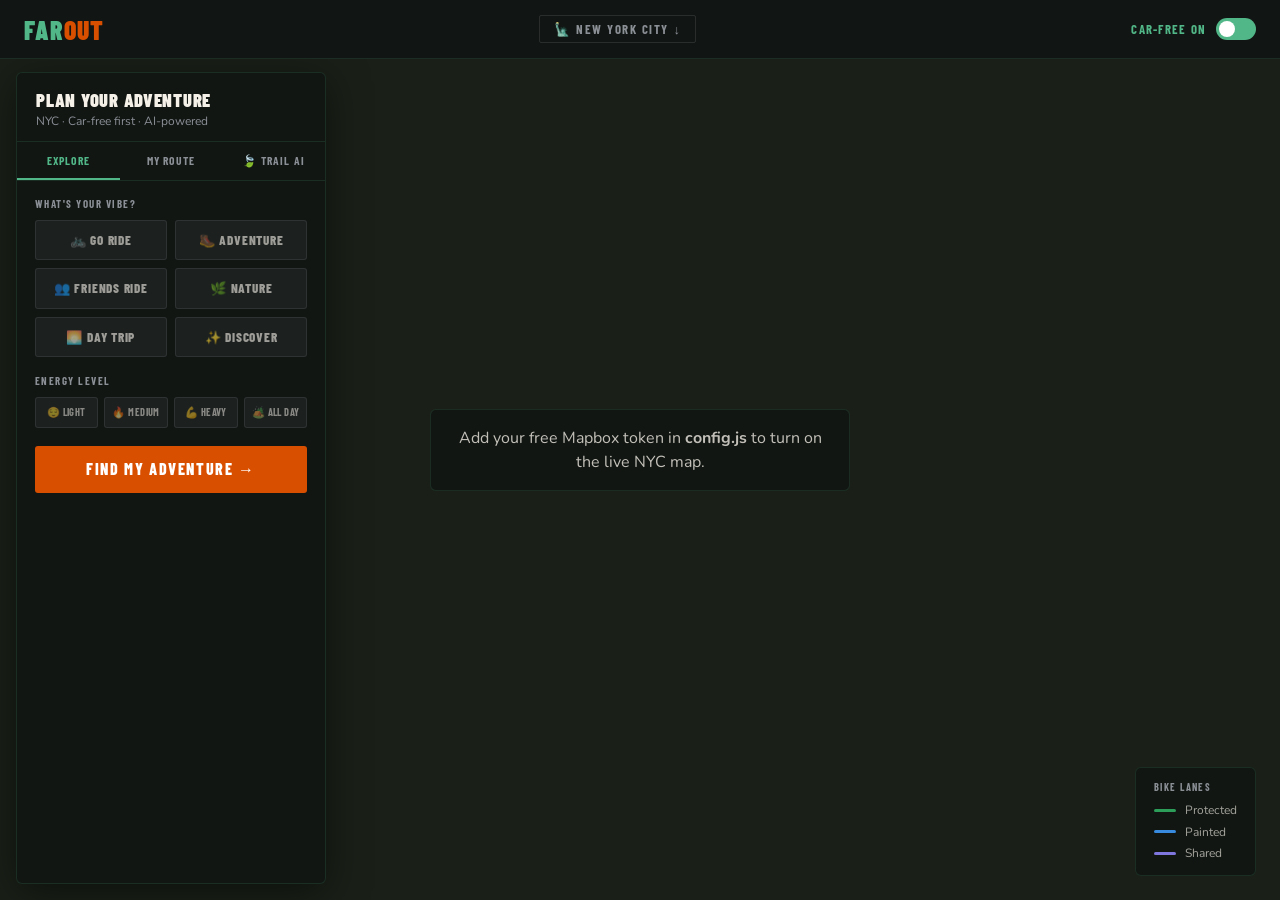
<file: app.html>
<!DOCTYPE html>
<html lang="en">
<head>
<meta charset="UTF-8">
<meta name="viewport" content="width=device-width, initial-scale=1.0">
<title>FAROUT — NYC App</title>
<link href="https://fonts.googleapis.com/css2?family=Barlow+Condensed:wght@600;700;800;900&family=Nunito:wght@400;500;600;700&display=swap" rel="stylesheet">
<link href="https://api.mapbox.com/mapbox-gl-js/v3.11.0/mapbox-gl.css" rel="stylesheet">
<link rel="stylesheet" href="style.css">
</head>
<body>

<!-- MAP -->
<div class="map-bg">
  <div id="map"></div>
  <div class="map-loading" id="mapLoading">Add your free Mapbox token in <strong>config.js</strong> to turn on the live NYC map.</div>
</div>

<!-- NAV -->
<div class="top-nav">
  <div class="logo"><span>FAR</span><span>OUT</span></div>
  <div class="city-tag">🗽 New York City ↓</div>
  <div class="car-toggle">
    <span id="carLabel">Car-Free ON</span>
    <div class="toggle-pill" id="carToggle" onclick="toggleCar()"></div>
  </div>
</div>

<!-- PANEL -->
<div class="panel">
  <div class="panel-header">
    <div class="panel-title">Plan Your Adventure</div>
    <div class="panel-sub">NYC · Car-free first · AI-powered</div>
  </div>
  <div class="panel-tabs">
    <button class="tab active" onclick="switchTab('explore',this)">Explore</button>
    <button class="tab" onclick="switchTab('route',this)">My Route</button>
    <button class="tab" onclick="switchTab('trail',this)">🍃 Trail AI</button>
  </div>

  <!-- EXPLORE -->
  <div class="panel-body" id="tab-explore">
    <div class="section-label">What's your vibe?</div>
    <div class="vibe-grid">
      <button class="vibe-btn" onclick="pickVibe(this)">🚲 Go Ride</button>
      <button class="vibe-btn" onclick="pickVibe(this)">🥾 Adventure</button>
      <button class="vibe-btn" onclick="pickVibe(this)">👥 Friends Ride</button>
      <button class="vibe-btn" onclick="pickVibe(this)">🌿 Nature</button>
      <button class="vibe-btn" onclick="pickVibe(this)">🌅 Day Trip</button>
      <button class="vibe-btn" onclick="pickVibe(this)">✨ Discover</button>
    </div>
    <div class="section-label">Energy level</div>
    <div class="energy-row">
      <button class="energy-btn" onclick="pickEnergy(this)">😌 Light</button>
      <button class="energy-btn" onclick="pickEnergy(this)">🔥 Medium</button>
      <button class="energy-btn" onclick="pickEnergy(this)">💪 Heavy</button>
      <button class="energy-btn" onclick="pickEnergy(this)">🏕️ All Day</button>
    </div>
    <button class="go-btn" onclick="showResults()">Find My Adventure →</button>
    <div id="results-wrap" style="display:none;">
      <div class="section-label">Suggested for you</div>
      <div class="result-card" onclick="selectResult(this,'8.2 mi','1h 20m','↑ 120ft','Bike')">
        <div class="result-top"><div class="result-name">Hudson Greenway</div><span class="result-diff easy">Easy</span></div>
        <div class="result-meta"><span>🚲 8.2 mi</span><span>⏱ 1h 20m</span><span>↑ 120ft</span></div>
        <div class="result-tags"><span class="rtag bike">Protected Lane</span><span class="rtag transit">A/C/E → 34th</span></div>
      </div>
      <div class="result-card" onclick="selectResult(this,'3.1 mi loop','1h 10m','↑ 280ft','Trail')">
        <div class="result-top"><div class="result-name">Inwood Hill Park</div><span class="result-diff easy">Easy</span></div>
        <div class="result-meta"><span>🥾 3.1 mi</span><span>⏱ 1h 10m</span><span>↑ 280ft</span></div>
        <div class="result-tags"><span class="rtag transit">1 Train → Dyckman</span><span class="rtag bike">+ 0.3mi walk</span></div>
      </div>
      <div class="result-card" onclick="selectResult(this,'3.8 mi loop','1h 30m','↑ 600ft','Trail + Train')">
        <div class="result-top"><div class="result-name">Cold Spring Loop</div><span class="result-diff moderate">Moderate</span></div>
        <div class="result-meta"><span>🥾 3.8 mi</span><span>⏱ 1h 30m</span><span>↑ 600ft</span></div>
        <div class="result-tags"><span class="rtag transit">Metro-North → Cold Spring</span><span class="rtag car">🚗 also driveable</span></div>
      </div>
    </div>
  </div>

  <!-- ROUTE -->
  <div class="panel-body" id="tab-route" style="display:none;">
    <div class="section-label">Starting point</div>
    <div class="route-input-wrap">
      <div class="route-dot s"></div>
      <input class="route-input" placeholder="Your location or address" id="startInput"/>
    </div>
    <div class="section-label" style="margin-top:0.85rem;">Destination</div>
    <div class="route-input-wrap">
      <div class="route-dot e"></div>
      <input class="route-input" placeholder="Where do you want to go?" id="endInput"/>
    </div>
    <div style="margin-top:1rem;">
      <div class="section-label">Travel mode</div>
      <div class="energy-row" id="travelModes">
        <button class="energy-btn active" data-mode="cycling" onclick="pickEnergy(this)">🚲 Bike</button>
        <button class="energy-btn" data-mode="walking" onclick="pickEnergy(this)">🚶 Walk</button>
        <button class="energy-btn" data-mode="driving" onclick="pickEnergy(this)">🚗 Car</button>
      </div>
    </div>
    <button class="go-btn" style="margin-top:0.85rem;" onclick="showRoute()">Plan My Route →</button>
    <div class="route-status" id="routeStatus">Tip: try “Times Square” to “Brooklyn Bridge Park”.</div>
    <div id="route-result" style="display:none;"></div>
  </div>

  <!-- TRAIL AI -->
  <div class="panel-body" id="tab-trail" style="display:none;padding-bottom:0;">
    <div class="chat-wrap" id="chatWrap">
      <div>
        <div class="chat-name">🍃 Trail</div>
        <div class="chat-bubble ai">Hey! I'm Trail — your Farout adventure guide. Tell me what you're feeling today and I'll plan something perfect. Energy level, time you have, vibe — anything helps!</div>
      </div>
    </div>
    <div class="chat-input-row">
      <input class="chat-input" id="chatInput" placeholder="Tell Trail what you're feeling..." onkeydown="if(event.key==='Enter')sendChat()"/>
      <button class="chat-send" onclick="sendChat()">→</button>
    </div>
  </div>
</div>

<!-- LEGEND -->
<div class="map-legend">
  <div class="legend-title">Bike Lanes</div>
  <div class="legend-item"><div class="legend-line" style="background:#2D9E5A;"></div>Protected</div>
  <div class="legend-item"><div class="legend-line" style="background:#378ADD;"></div>Painted</div>
  <div class="legend-item"><div class="legend-line" style="background:#7F77DD;"></div>Shared</div>
</div>

<!-- ROUTE BAR -->
<div class="route-info" id="routeInfo">
  <div class="rinfo-item"><div class="rinfo-val" id="ri-dist">—</div><div class="rinfo-label">Distance</div></div>
  <div class="rinfo-item"><div class="rinfo-val" id="ri-time">—</div><div class="rinfo-label">Est. Time</div></div>
  <div class="rinfo-item"><div class="rinfo-val" id="ri-elev">—</div><div class="rinfo-label">Bike Lane</div></div>
  <div class="rinfo-item"><div class="rinfo-val" style="color:var(--trail);" id="ri-mode">—</div><div class="rinfo-label">Mode</div></div>
</div>

<script src="config.js"></script>
<script src="https://api.mapbox.com/mapbox-gl-js/v3.11.0/mapbox-gl.js"></script>
<script src="app.js"></script>
</body>
</html>
</file>
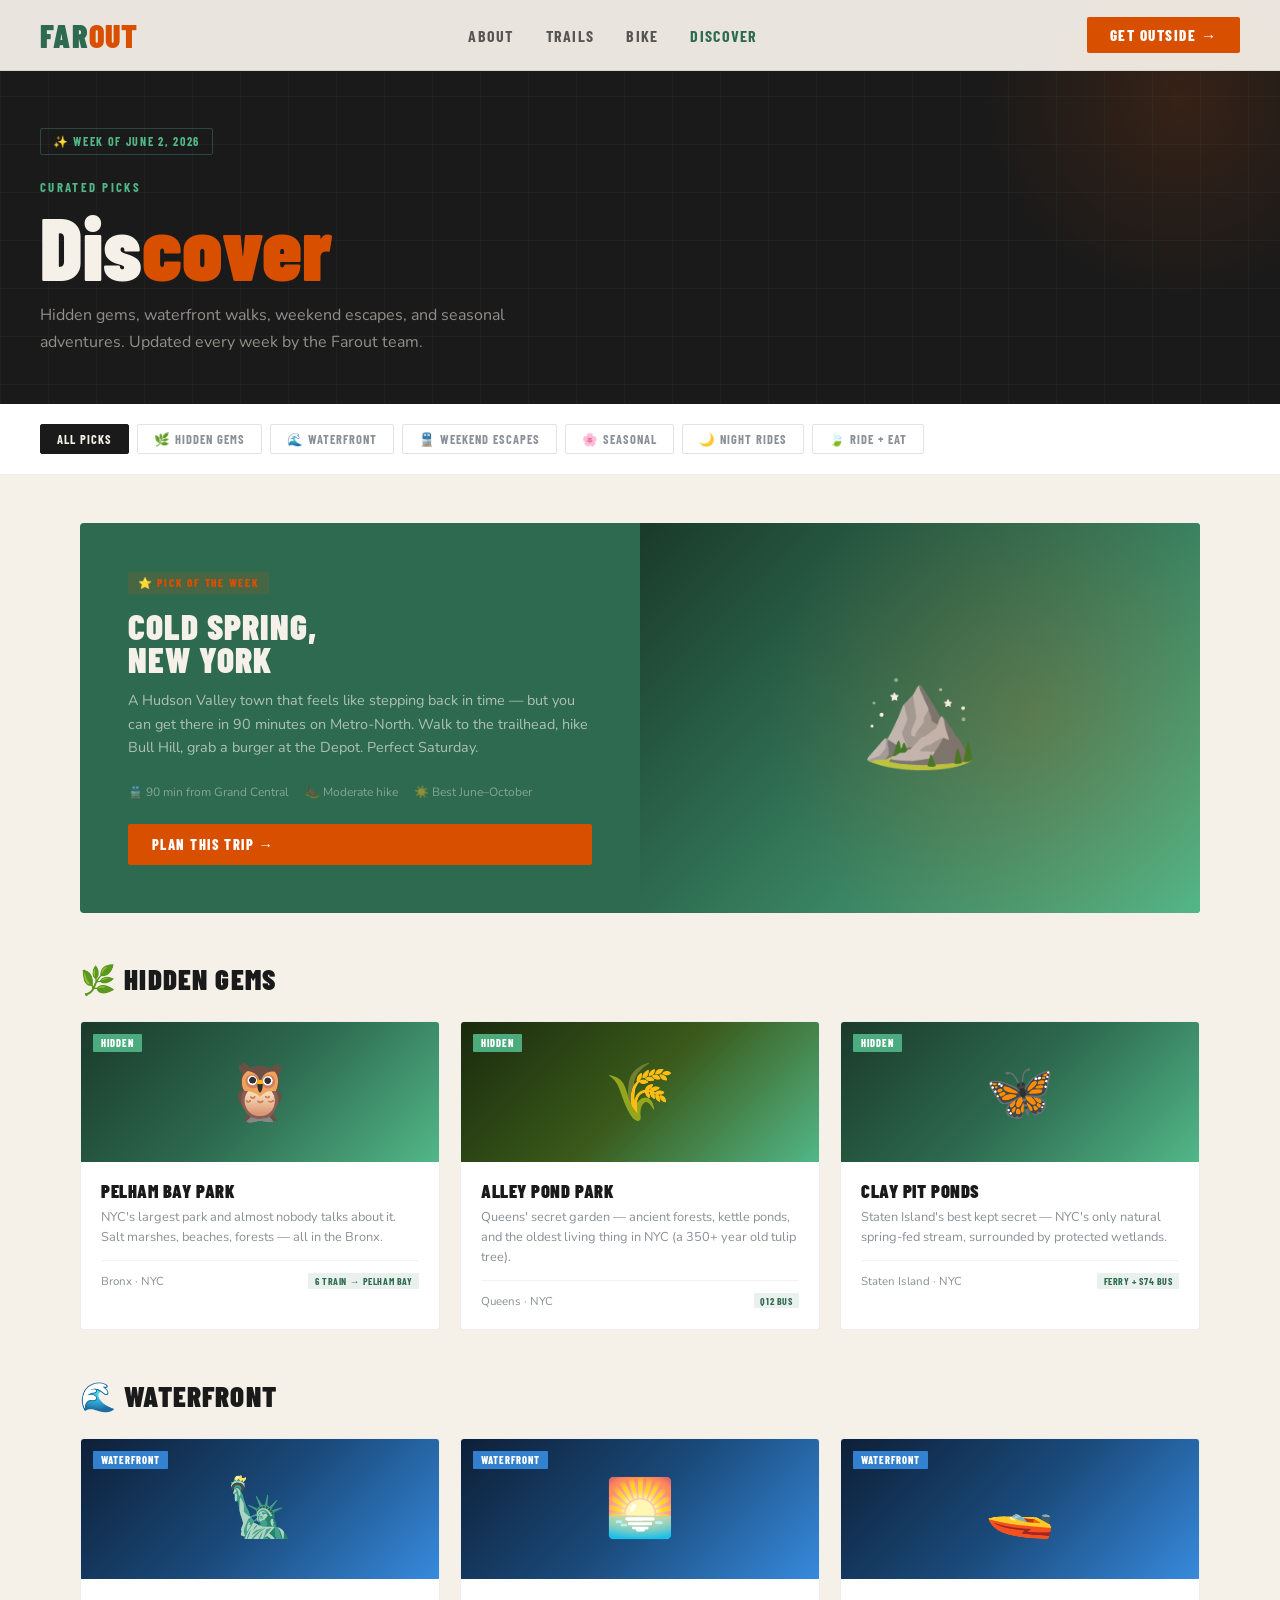
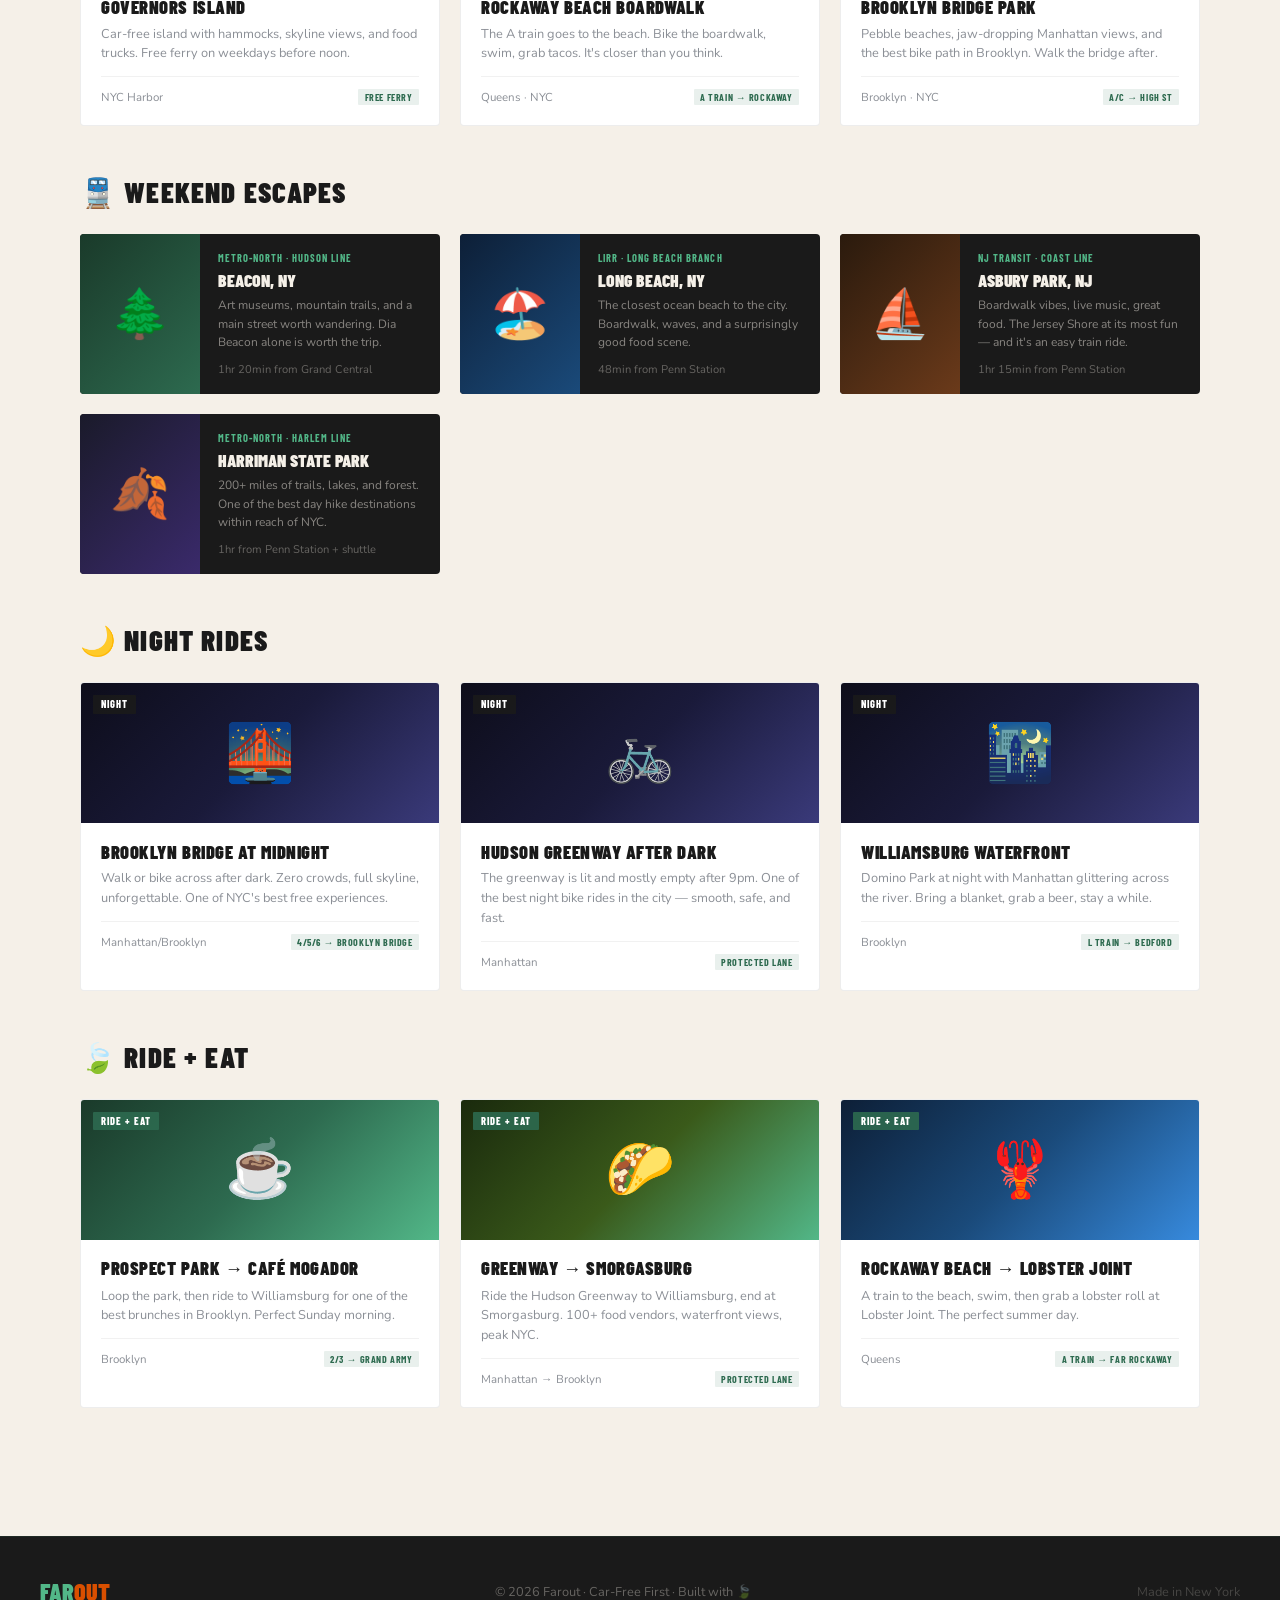
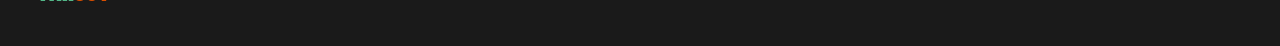
<file: discover.html>
<!DOCTYPE html>
<html lang="en">
<head>
<meta charset="UTF-8">
<meta name="viewport" content="width=device-width, initial-scale=1.0">
<title>FAROUT — Discover</title>
<link href="https://fonts.googleapis.com/css2?family=Barlow+Condensed:wght@400;600;700;800;900&family=Nunito:wght@400;500;600;700&display=swap" rel="stylesheet">
<style>
*,*::before,*::after{box-sizing:border-box;margin:0;padding:0;}
:root{--forest:#2D6A4F;--trail:#52B788;--volcano:#D94F00;--ink:#1A1A1A;--sand:#F5F0E8;--steel:#C8CDD4;--metro-blue:#378ADD;--dawn:#FFB347;--concrete:#8B8F96;}
body{font-family:'Nunito',sans-serif;background:var(--sand);color:var(--ink);}

nav{position:fixed;top:0;left:0;right:0;z-index:100;display:flex;align-items:center;justify-content:space-between;padding:1rem 2.5rem;background:rgba(245,240,232,0.95);backdrop-filter:blur(8px);border-bottom:1px solid rgba(45,106,79,0.12);}
.logo{font-family:'Barlow Condensed',sans-serif;font-weight:900;font-size:2rem;letter-spacing:0.04em;text-decoration:none;}
.logo span:first-child{color:var(--forest);}
.logo span:last-child{color:var(--volcano);}
.nav-links{display:flex;gap:2rem;list-style:none;font-family:'Barlow Condensed',sans-serif;font-weight:700;font-size:1rem;letter-spacing:0.08em;text-transform:uppercase;}
.nav-links a{color:var(--ink);text-decoration:none;opacity:0.7;transition:opacity 0.2s;}
.nav-links a:hover,.nav-links a.active{opacity:1;color:var(--forest);}
.nav-cta{font-family:'Barlow Condensed',sans-serif;font-weight:800;font-size:0.95rem;letter-spacing:0.1em;text-transform:uppercase;background:var(--volcano);color:white;border:none;padding:0.55rem 1.4rem;border-radius:2px;cursor:pointer;text-decoration:none;transition:all 0.15s;}
.nav-cta:hover{background:#BF4400;}

.page-hero{padding:8rem 2.5rem 3rem;background:var(--ink);position:relative;overflow:hidden;}
.page-hero::before{content:'';position:absolute;inset:0;background-image:linear-gradient(rgba(82,183,136,0.05) 1px,transparent 1px),linear-gradient(90deg,rgba(82,183,136,0.05) 1px,transparent 1px);background-size:48px 48px;}
.hero-glow{position:absolute;top:-100px;right:-100px;width:400px;height:400px;border-radius:50%;background:radial-gradient(circle,rgba(217,79,0,0.15) 0%,transparent 70%);}
.page-hero-content{position:relative;z-index:1;}
.page-label{font-family:'Barlow Condensed',sans-serif;font-weight:700;font-size:0.8rem;letter-spacing:0.18em;text-transform:uppercase;color:var(--trail);margin-bottom:0.75rem;}
.page-title{font-family:'Barlow Condensed',sans-serif;font-weight:900;font-size:clamp(3rem,7vw,5.5rem);line-height:0.9;color:var(--sand);margin-bottom:1rem;}
.page-title span{color:var(--volcano);}
.page-desc{font-size:1rem;color:rgba(245,240,232,0.55);max-width:500px;line-height:1.7;}
.week-tag{display:inline-flex;align-items:center;gap:0.5rem;font-family:'Barlow Condensed',sans-serif;font-weight:700;font-size:0.75rem;letter-spacing:0.14em;text-transform:uppercase;color:var(--trail);border:1px solid rgba(82,183,136,0.3);padding:0.3rem 0.75rem;border-radius:2px;margin-bottom:1.5rem;}

.categories-bar{background:white;border-bottom:1px solid rgba(26,26,26,0.08);padding:1.25rem 2.5rem;position:sticky;top:64px;z-index:50;display:flex;gap:0.5rem;flex-wrap:wrap;}
.cat-btn{font-family:'Barlow Condensed',sans-serif;font-weight:700;font-size:0.78rem;letter-spacing:0.08em;text-transform:uppercase;padding:0.4rem 1rem;border-radius:2px;border:1px solid rgba(26,26,26,0.12);background:transparent;color:var(--concrete);cursor:pointer;transition:all 0.2s;}
.cat-btn:hover,.cat-btn.active{background:var(--ink);color:var(--sand);border-color:var(--ink);}

.discover-main{padding:3rem 2.5rem;max-width:1200px;margin:0 auto;}

.section-header{display:flex;align-items:baseline;justify-content:space-between;margin-bottom:1.5rem;}
.section-title{font-family:'Barlow Condensed',sans-serif;font-weight:900;font-size:1.8rem;text-transform:uppercase;letter-spacing:0.04em;color:var(--ink);}
.section-see-all{font-family:'Barlow Condensed',sans-serif;font-weight:700;font-size:0.75rem;letter-spacing:0.1em;text-transform:uppercase;color:var(--trail);text-decoration:none;}

/* FEATURED PICK */
.featured-pick{background:var(--forest);border-radius:4px;overflow:hidden;margin-bottom:3rem;display:grid;grid-template-columns:1fr 1fr;min-height:320px;}
.featured-content{padding:3rem;display:flex;flex-direction:column;justify-content:space-between;}
.featured-badge{font-family:'Barlow Condensed',sans-serif;font-weight:800;font-size:0.7rem;letter-spacing:0.16em;text-transform:uppercase;color:var(--volcano);background:rgba(217,79,0,0.15);padding:0.25rem 0.6rem;border-radius:1px;display:inline-block;margin-bottom:1rem;}
.featured-title{font-family:'Barlow Condensed',sans-serif;font-weight:900;font-size:2.2rem;text-transform:uppercase;letter-spacing:0.03em;color:var(--sand);line-height:0.95;margin-bottom:0.75rem;}
.featured-desc{font-size:0.9rem;color:rgba(245,240,232,0.65);line-height:1.65;margin-bottom:1.5rem;}
.featured-meta{display:flex;gap:1rem;font-size:0.75rem;color:rgba(245,240,232,0.45);margin-bottom:1.5rem;flex-wrap:wrap;}
.featured-cta{font-family:'Barlow Condensed',sans-serif;font-weight:800;font-size:0.9rem;letter-spacing:0.1em;text-transform:uppercase;background:var(--volcano);color:white;border:none;padding:0.75rem 1.5rem;border-radius:2px;cursor:pointer;text-decoration:none;display:inline-block;transition:background 0.2s;}
.featured-cta:hover{background:#BF4400;}
.featured-visual{background:linear-gradient(135deg,#1a3a2a 0%,#2D6A4F 40%,#52B788 100%);display:flex;align-items:center;justify-content:center;font-size:6rem;position:relative;overflow:hidden;}
.featured-visual::before{content:'';position:absolute;inset:0;background:radial-gradient(circle at 70% 50%,rgba(217,79,0,0.2) 0%,transparent 60%);}

/* CARDS GRID */
.picks-grid{display:grid;grid-template-columns:repeat(auto-fill,minmax(280px,1fr));gap:1.25rem;margin-bottom:3rem;}
.pick-card{background:white;border:1px solid rgba(26,26,26,0.08);border-radius:4px;overflow:hidden;transition:all 0.2s;cursor:pointer;text-decoration:none;display:block;color:var(--ink);}
.pick-card:hover{transform:translateY(-3px);box-shadow:0 8px 30px rgba(0,0,0,0.1);border-color:rgba(45,106,79,0.3);}
.pick-img{height:140px;display:flex;align-items:center;justify-content:center;font-size:3.5rem;position:relative;}
.pick-img.forest{background:linear-gradient(135deg,#1a3a2a,#2D6A4F,#52B788);}
.pick-img.ocean{background:linear-gradient(135deg,#0d1f37,#1a4a7a,#378ADD);}
.pick-img.sunset{background:linear-gradient(135deg,#2a1a0d,#7a3a1a,#D94F00);}
.pick-img.dawn{background:linear-gradient(135deg,#2a200d,#7a5a1a,#FFB347);}
.pick-img.night{background:linear-gradient(135deg,#0d0d1a,#1a1a3a,#3a3a7a);}
.pick-img.meadow{background:linear-gradient(135deg,#1a2a0d,#3a5a1a,#52B788);}
.pick-cat{position:absolute;top:0.75rem;left:0.75rem;font-family:'Barlow Condensed',sans-serif;font-weight:800;font-size:0.65rem;letter-spacing:0.1em;text-transform:uppercase;padding:0.2rem 0.5rem;border-radius:1px;}
.cat-hidden{background:rgba(82,183,136,0.9);color:white;}
.cat-waterfront{background:rgba(55,138,221,0.9);color:white;}
.cat-weekend{background:rgba(217,79,0,0.9);color:white;}
.cat-seasonal{background:rgba(255,179,71,0.9);color:var(--ink);}
.cat-night{background:rgba(26,26,26,0.9);color:white;}
.cat-food{background:rgba(45,106,79,0.9);color:white;}
.pick-body{padding:1.1rem 1.25rem 1.25rem;}
.pick-name{font-family:'Barlow Condensed',sans-serif;font-weight:900;font-size:1.15rem;text-transform:uppercase;letter-spacing:0.03em;margin-bottom:0.4rem;}
.pick-desc{font-size:0.8rem;color:var(--concrete);line-height:1.55;margin-bottom:0.75rem;}
.pick-footer{display:flex;justify-content:space-between;align-items:center;font-size:0.72rem;color:var(--concrete);padding-top:0.75rem;border-top:1px solid rgba(26,26,26,0.06);}
.pick-transit{display:flex;gap:0.3rem;flex-wrap:wrap;}
.ptag{font-family:'Barlow Condensed',sans-serif;font-weight:700;font-size:0.62rem;letter-spacing:0.06em;text-transform:uppercase;padding:0.12rem 0.4rem;border-radius:1px;background:rgba(45,106,79,0.1);color:var(--forest);}

/* WEEKEND ESCAPES */
.escapes-grid{display:grid;grid-template-columns:repeat(auto-fill,minmax(340px,1fr));gap:1.25rem;margin-bottom:3rem;}
.escape-card{background:var(--ink);border-radius:4px;overflow:hidden;display:grid;grid-template-columns:120px 1fr;transition:all 0.2s;cursor:pointer;}
.escape-card:hover{transform:translateY(-2px);box-shadow:0 8px 30px rgba(0,0,0,0.2);}
.escape-visual{display:flex;align-items:center;justify-content:center;font-size:3rem;}
.escape-visual.v1{background:linear-gradient(135deg,#1a3a2a,#2D6A4F);}
.escape-visual.v2{background:linear-gradient(135deg,#0d1f37,#1a4a7a);}
.escape-visual.v3{background:linear-gradient(135deg,#2a1a0d,#6b3a1a);}
.escape-visual.v4{background:linear-gradient(135deg,#1a1a2a,#3a2a6b);}
.escape-body{padding:1.1rem;}
.escape-transit{font-family:'Barlow Condensed',sans-serif;font-weight:700;font-size:0.65rem;letter-spacing:0.1em;text-transform:uppercase;color:var(--trail);margin-bottom:0.3rem;}
.escape-name{font-family:'Barlow Condensed',sans-serif;font-weight:900;font-size:1.1rem;text-transform:uppercase;color:var(--sand);margin-bottom:0.35rem;}
.escape-desc{font-size:0.75rem;color:rgba(245,240,232,0.5);line-height:1.55;margin-bottom:0.6rem;}
.escape-time{font-size:0.7rem;color:rgba(245,240,232,0.35);}

footer{background:var(--ink);padding:2.5rem;display:flex;justify-content:space-between;align-items:center;flex-wrap:wrap;gap:1rem;margin-top:2rem;border-top:1px solid rgba(82,183,136,0.1);}
.footer-logo{font-family:'Barlow Condensed',sans-serif;font-weight:900;font-size:1.5rem;text-decoration:none;}
.footer-logo span:first-child{color:var(--trail);}
.footer-logo span:last-child{color:var(--volcano);}
.footer-text{font-size:0.8rem;color:rgba(245,240,232,0.35);font-family:'Nunito',sans-serif;}

@media(max-width:768px){
  .featured-pick{grid-template-columns:1fr;}
  .featured-visual{height:200px;}
  .nav-links{display:none;}
}
</style>
</head>
<body>

<nav>
  <a href="index.html" class="logo"><span>FAR</span><span>OUT</span></a>
  <ul class="nav-links">
    <li><a href="about.html">About</a></li>
    <li><a href="trails.html">Trails</a></li>
    <li><a href="app.html">Bike</a></li>
    <li><a href="discover.html" class="active">Discover</a></li>
  </ul>
  <a href="app.html" class="nav-cta">Get Outside →</a>
</nav>

<div class="page-hero">
  <div class="hero-glow"></div>
  <div class="page-hero-content">
    <div class="week-tag">✨ Week of June 2, 2026</div>
    <p class="page-label">Curated Picks</p>
    <h1 class="page-title">Dis<span>cover</span></h1>
    <p class="page-desc">Hidden gems, waterfront walks, weekend escapes, and seasonal adventures. Updated every week by the Farout team.</p>
  </div>
</div>

<div class="categories-bar">
  <button class="cat-btn active" onclick="filterCat(this,'all')">All Picks</button>
  <button class="cat-btn" onclick="filterCat(this,'hidden')">🌿 Hidden Gems</button>
  <button class="cat-btn" onclick="filterCat(this,'waterfront')">🌊 Waterfront</button>
  <button class="cat-btn" onclick="filterCat(this,'weekend')">🚆 Weekend Escapes</button>
  <button class="cat-btn" onclick="filterCat(this,'seasonal')">🌸 Seasonal</button>
  <button class="cat-btn" onclick="filterCat(this,'night')">🌙 Night Rides</button>
  <button class="cat-btn" onclick="filterCat(this,'food')">🍃 Ride + Eat</button>
</div>

<div class="discover-main">

  <!-- FEATURED -->
  <div class="featured-pick" data-cat="weekend">
    <div class="featured-content">
      <div>
        <div class="featured-badge">⭐ Pick of the Week</div>
        <div class="featured-title">Cold Spring,<br>New York</div>
        <div class="featured-desc">A Hudson Valley town that feels like stepping back in time — but you can get there in 90 minutes on Metro-North. Walk to the trailhead, hike Bull Hill, grab a burger at the Depot. Perfect Saturday.</div>
        <div class="featured-meta">
          <span>🚆 90 min from Grand Central</span>
          <span>🥾 Moderate hike</span>
          <span>☀️ Best June–October</span>
        </div>
      </div>
      <a href="app.html" class="featured-cta">Plan This Trip →</a>
    </div>
    <div class="featured-visual">⛰️</div>
  </div>

  <!-- HIDDEN GEMS -->
  <div class="section-header">
    <div class="section-title">🌿 Hidden Gems</div>
  </div>
  <div class="picks-grid">
    <a href="app.html" class="pick-card" data-cat="hidden">
      <div class="pick-img forest"><div class="pick-cat cat-hidden">Hidden</div>🦉</div>
      <div class="pick-body">
        <div class="pick-name">Pelham Bay Park</div>
        <div class="pick-desc">NYC's largest park and almost nobody talks about it. Salt marshes, beaches, forests — all in the Bronx.</div>
        <div class="pick-footer"><span>Bronx · NYC</span><div class="pick-transit"><span class="ptag">6 Train → Pelham Bay</span></div></div>
      </div>
    </a>
    <a href="app.html" class="pick-card" data-cat="hidden">
      <div class="pick-img meadow"><div class="pick-cat cat-hidden">Hidden</div>🌾</div>
      <div class="pick-body">
        <div class="pick-name">Alley Pond Park</div>
        <div class="pick-desc">Queens' secret garden — ancient forests, kettle ponds, and the oldest living thing in NYC (a 350+ year old tulip tree).</div>
        <div class="pick-footer"><span>Queens · NYC</span><div class="pick-transit"><span class="ptag">Q12 Bus</span></div></div>
      </div>
    </a>
    <a href="app.html" class="pick-card" data-cat="hidden">
      <div class="pick-img forest"><div class="pick-cat cat-hidden">Hidden</div>🦋</div>
      <div class="pick-body">
        <div class="pick-name">Clay Pit Ponds</div>
        <div class="pick-desc">Staten Island's best kept secret — NYC's only natural spring-fed stream, surrounded by protected wetlands.</div>
        <div class="pick-footer"><span>Staten Island · NYC</span><div class="pick-transit"><span class="ptag">Ferry + S74 Bus</span></div></div>
      </div>
    </a>
  </div>

  <!-- WATERFRONT -->
  <div class="section-header">
    <div class="section-title">🌊 Waterfront</div>
  </div>
  <div class="picks-grid">
    <a href="app.html" class="pick-card" data-cat="waterfront">
      <div class="pick-img ocean"><div class="pick-cat cat-waterfront">Waterfront</div>🗽</div>
      <div class="pick-body">
        <div class="pick-name">Governors Island</div>
        <div class="pick-desc">Car-free island with hammocks, skyline views, and food trucks. Free ferry on weekdays before noon.</div>
        <div class="pick-footer"><span>NYC Harbor</span><div class="pick-transit"><span class="ptag">Free Ferry</span></div></div>
      </div>
    </a>
    <a href="app.html" class="pick-card" data-cat="waterfront">
      <div class="pick-img ocean"><div class="pick-cat cat-waterfront">Waterfront</div>🌅</div>
      <div class="pick-body">
        <div class="pick-name">Rockaway Beach Boardwalk</div>
        <div class="pick-desc">The A train goes to the beach. Bike the boardwalk, swim, grab tacos. It's closer than you think.</div>
        <div class="pick-footer"><span>Queens · NYC</span><div class="pick-transit"><span class="ptag">A Train → Rockaway</span></div></div>
      </div>
    </a>
    <a href="app.html" class="pick-card" data-cat="waterfront">
      <div class="pick-img ocean"><div class="pick-cat cat-waterfront">Waterfront</div>🚤</div>
      <div class="pick-body">
        <div class="pick-name">Brooklyn Bridge Park</div>
        <div class="pick-desc">Pebble beaches, jaw-dropping Manhattan views, and the best bike path in Brooklyn. Walk the bridge after.</div>
        <div class="pick-footer"><span>Brooklyn · NYC</span><div class="pick-transit"><span class="ptag">A/C → High St</span></div></div>
      </div>
    </a>
  </div>

  <!-- WEEKEND ESCAPES -->
  <div class="section-header">
    <div class="section-title">🚆 Weekend Escapes</div>
  </div>
  <div class="escapes-grid">
    <div class="escape-card" data-cat="weekend" onclick="window.location='app.html'">
      <div class="escape-visual v1">🌲</div>
      <div class="escape-body">
        <div class="escape-transit">Metro-North · Hudson Line</div>
        <div class="escape-name">Beacon, NY</div>
        <div class="escape-desc">Art museums, mountain trails, and a main street worth wandering. Dia Beacon alone is worth the trip.</div>
        <div class="escape-time">1hr 20min from Grand Central</div>
      </div>
    </div>
    <div class="escape-card" data-cat="weekend" onclick="window.location='app.html'">
      <div class="escape-visual v2">🏖️</div>
      <div class="escape-body">
        <div class="escape-transit">LIRR · Long Beach Branch</div>
        <div class="escape-name">Long Beach, NY</div>
        <div class="escape-desc">The closest ocean beach to the city. Boardwalk, waves, and a surprisingly good food scene.</div>
        <div class="escape-time">48min from Penn Station</div>
      </div>
    </div>
    <div class="escape-card" data-cat="weekend" onclick="window.location='app.html'">
      <div class="escape-visual v3">⛵</div>
      <div class="escape-body">
        <div class="escape-transit">NJ Transit · Coast Line</div>
        <div class="escape-name">Asbury Park, NJ</div>
        <div class="escape-desc">Boardwalk vibes, live music, great food. The Jersey Shore at its most fun — and it's an easy train ride.</div>
        <div class="escape-time">1hr 15min from Penn Station</div>
      </div>
    </div>
    <div class="escape-card" data-cat="weekend" onclick="window.location='app.html'">
      <div class="escape-visual v4">🍂</div>
      <div class="escape-body">
        <div class="escape-transit">Metro-North · Harlem Line</div>
        <div class="escape-name">Harriman State Park</div>
        <div class="escape-desc">200+ miles of trails, lakes, and forest. One of the best day hike destinations within reach of NYC.</div>
        <div class="escape-time">1hr from Penn Station + shuttle</div>
      </div>
    </div>
  </div>

  <!-- NIGHT RIDES -->
  <div class="section-header">
    <div class="section-title">🌙 Night Rides</div>
  </div>
  <div class="picks-grid">
    <a href="app.html" class="pick-card" data-cat="night">
      <div class="pick-img night"><div class="pick-cat cat-night">Night</div>🌉</div>
      <div class="pick-body">
        <div class="pick-name">Brooklyn Bridge at Midnight</div>
        <div class="pick-desc">Walk or bike across after dark. Zero crowds, full skyline, unforgettable. One of NYC's best free experiences.</div>
        <div class="pick-footer"><span>Manhattan/Brooklyn</span><div class="pick-transit"><span class="ptag">4/5/6 → Brooklyn Bridge</span></div></div>
      </div>
    </a>
    <a href="app.html" class="pick-card" data-cat="night">
      <div class="pick-img night"><div class="pick-cat cat-night">Night</div>🚲</div>
      <div class="pick-body">
        <div class="pick-name">Hudson Greenway After Dark</div>
        <div class="pick-desc">The greenway is lit and mostly empty after 9pm. One of the best night bike rides in the city — smooth, safe, and fast.</div>
        <div class="pick-footer"><span>Manhattan</span><div class="pick-transit"><span class="ptag">Protected Lane</span></div></div>
      </div>
    </a>
    <a href="app.html" class="pick-card" data-cat="night">
      <div class="pick-img night"><div class="pick-cat cat-night">Night</div>🌃</div>
      <div class="pick-body">
        <div class="pick-name">Williamsburg Waterfront</div>
        <div class="pick-desc">Domino Park at night with Manhattan glittering across the river. Bring a blanket, grab a beer, stay a while.</div>
        <div class="pick-footer"><span>Brooklyn</span><div class="pick-transit"><span class="ptag">L Train → Bedford</span></div></div>
      </div>
    </a>
  </div>

  <!-- RIDE + EAT -->
  <div class="section-header">
    <div class="section-title">🍃 Ride + Eat</div>
  </div>
  <div class="picks-grid">
    <a href="app.html" class="pick-card" data-cat="food">
      <div class="pick-img forest"><div class="pick-cat cat-food">Ride + Eat</div>☕</div>
      <div class="pick-body">
        <div class="pick-name">Prospect Park → Café Mogador</div>
        <div class="pick-desc">Loop the park, then ride to Williamsburg for one of the best brunches in Brooklyn. Perfect Sunday morning.</div>
        <div class="pick-footer"><span>Brooklyn</span><div class="pick-transit"><span class="ptag">2/3 → Grand Army</span></div></div>
      </div>
    </a>
    <a href="app.html" class="pick-card" data-cat="food">
      <div class="pick-img meadow"><div class="pick-cat cat-food">Ride + Eat</div>🌮</div>
      <div class="pick-body">
        <div class="pick-name">Greenway → Smorgasburg</div>
        <div class="pick-desc">Ride the Hudson Greenway to Williamsburg, end at Smorgasburg. 100+ food vendors, waterfront views, peak NYC.</div>
        <div class="pick-footer"><span>Manhattan → Brooklyn</span><div class="pick-transit"><span class="ptag">Protected Lane</span></div></div>
      </div>
    </a>
    <a href="app.html" class="pick-card" data-cat="food">
      <div class="pick-img ocean"><div class="pick-cat cat-food">Ride + Eat</div>🦞</div>
      <div class="pick-body">
        <div class="pick-name">Rockaway Beach → Lobster Joint</div>
        <div class="pick-desc">A train to the beach, swim, then grab a lobster roll at Lobster Joint. The perfect summer day.</div>
        <div class="pick-footer"><span>Queens</span><div class="pick-transit"><span class="ptag">A Train → Far Rockaway</span></div></div>
      </div>
    </a>
  </div>

</div>

<footer>
  <a href="index.html" class="footer-logo"><span>FAR</span><span>OUT</span></a>
  <div class="footer-text">© 2026 Farout · Car-Free First · Built with 🍃</div>
  <div class="footer-text" style="color:rgba(245,240,232,0.2);">Made in New York</div>
</footer>

<script>
function filterCat(btn, cat){
  document.querySelectorAll('.cat-btn').forEach(b=>b.classList.remove('active'));
  btn.classList.add('active');
  if(cat==='all'){
    document.querySelectorAll('[data-cat]').forEach(el=>el.style.display='');
    return;
  }
  document.querySelectorAll('[data-cat]').forEach(el=>{
    el.style.display = el.dataset.cat===cat ? '' : 'none';
  });
}
</script>
</body>
</html>
</file>
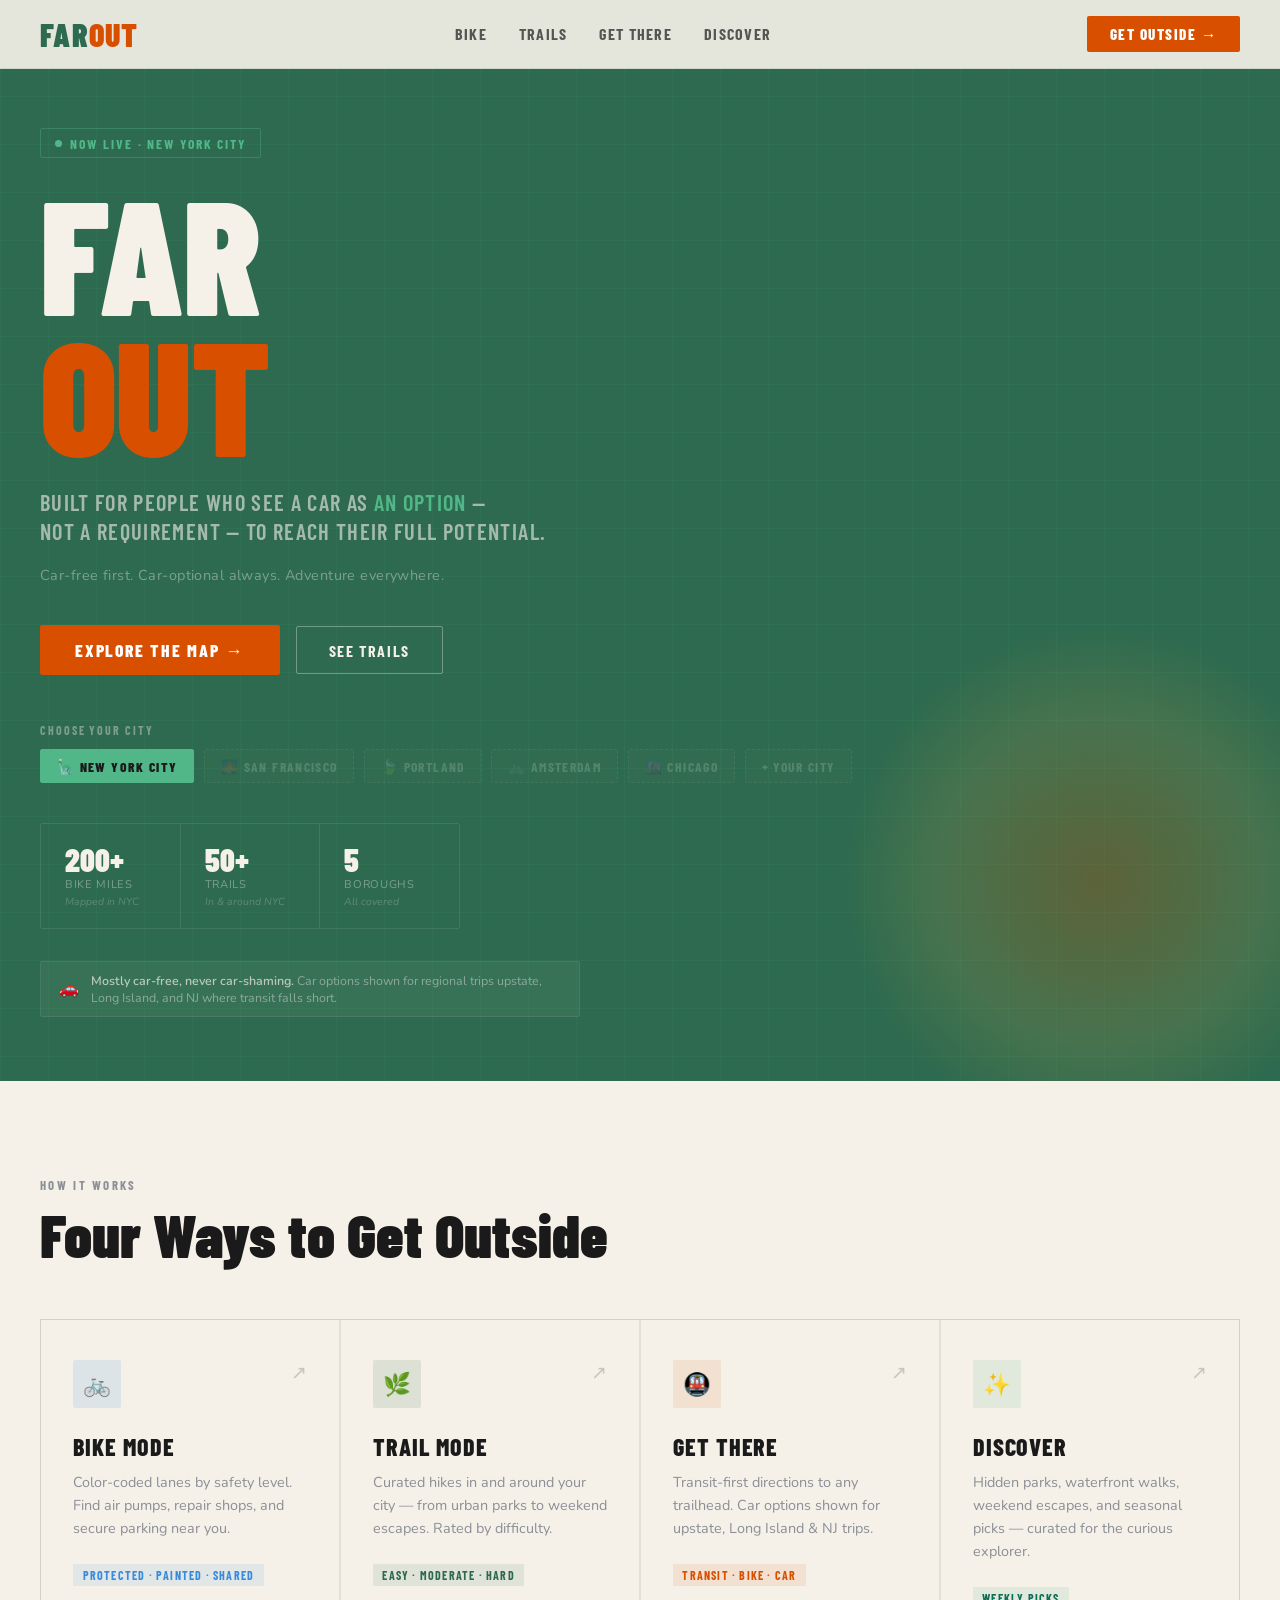
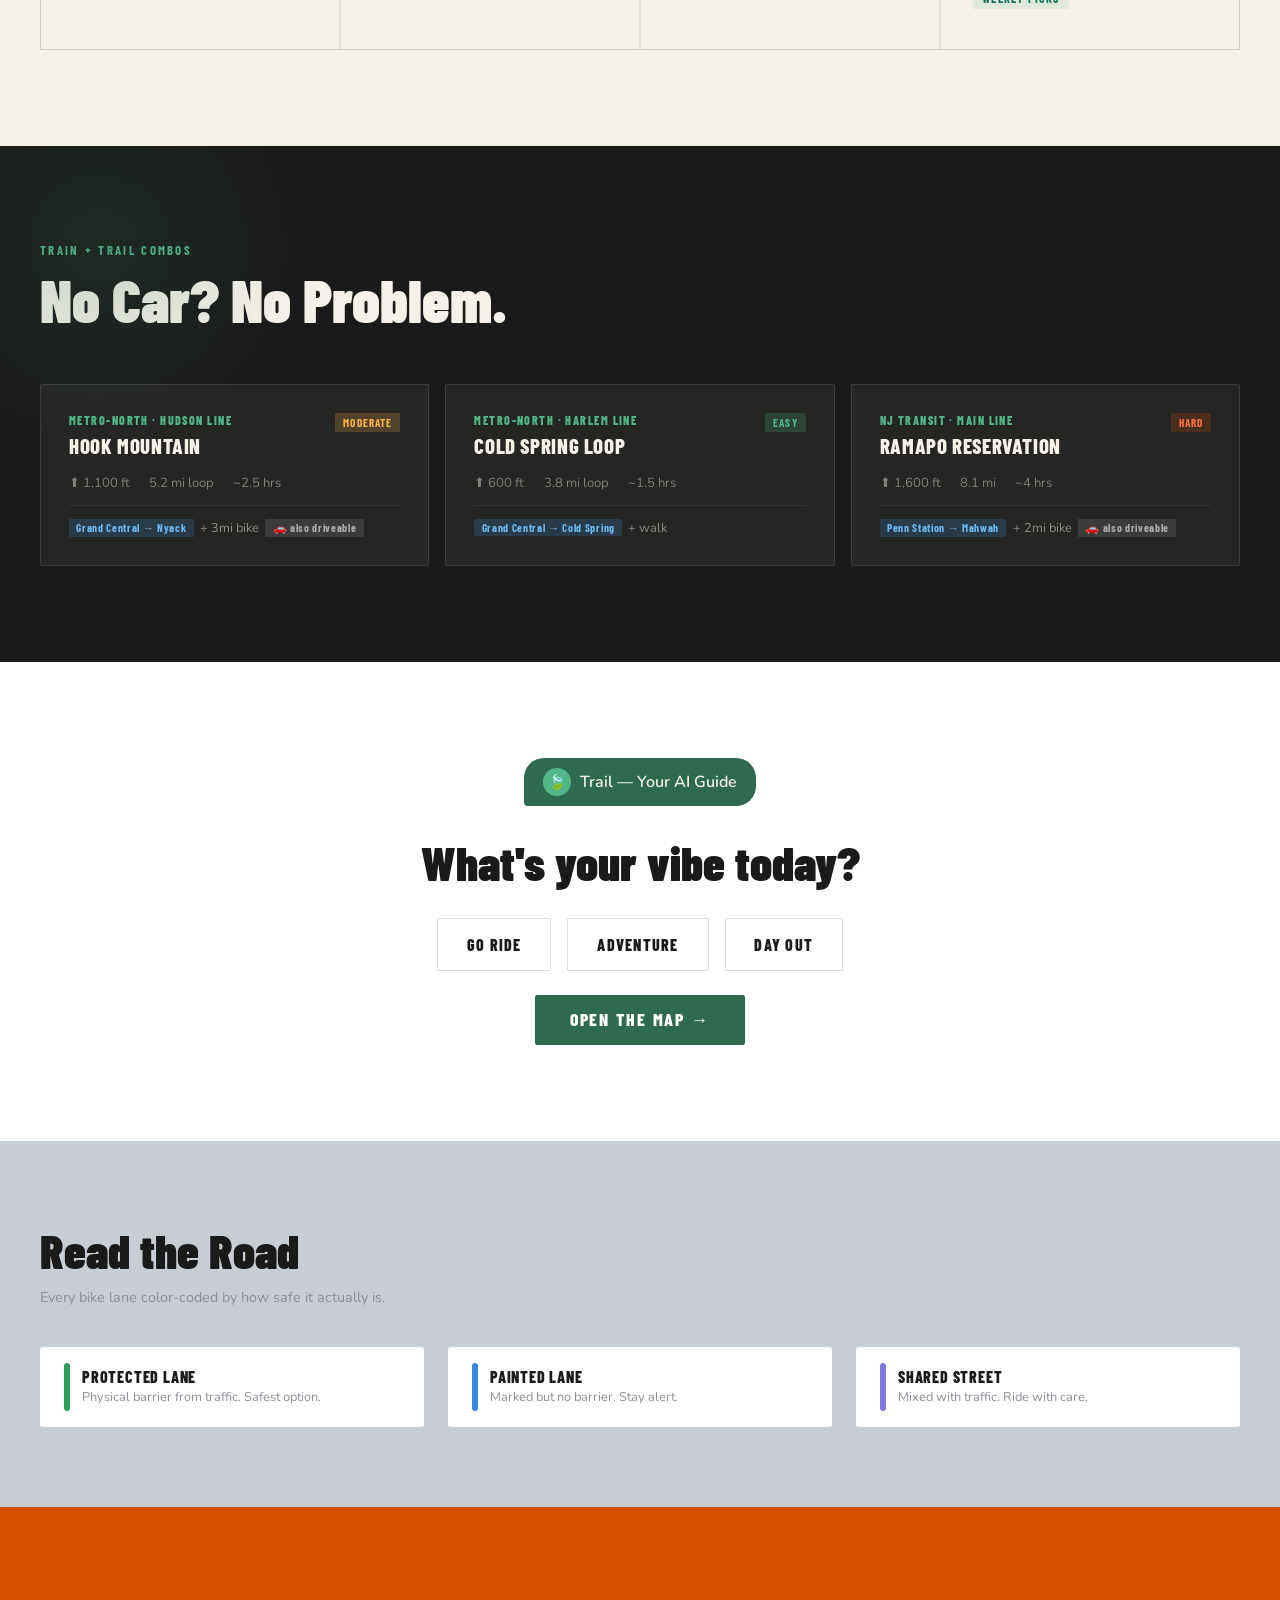
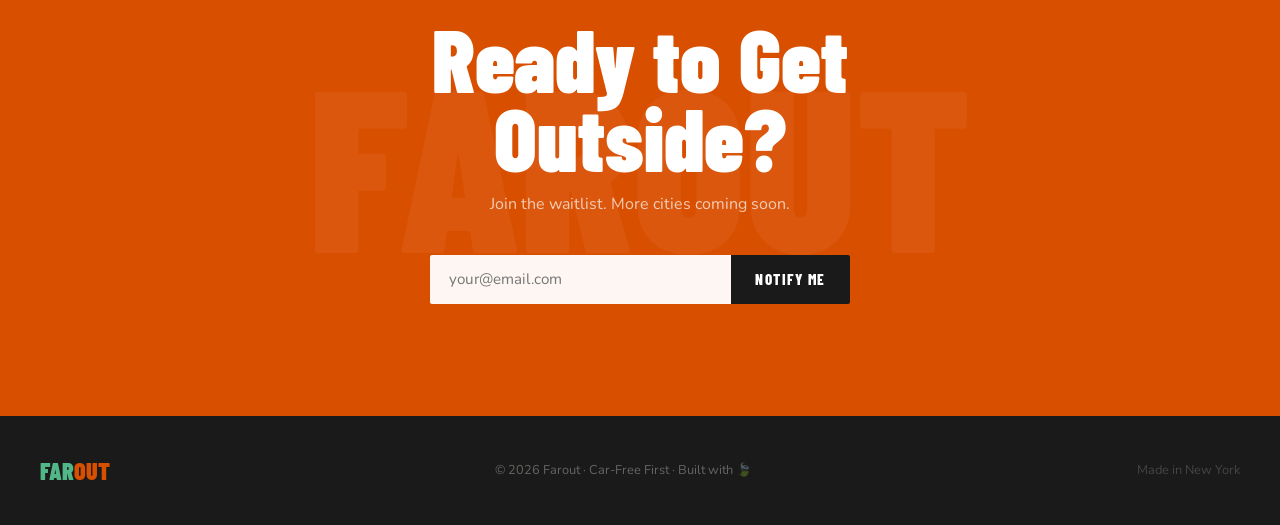
<file: index (1).html>
<!DOCTYPE html>
<html lang="en">
<head>
<meta charset="UTF-8">
<meta name="viewport" content="width=device-width, initial-scale=1.0">
<title>FAROUT — Get Outside. Car-Free.</title>
<link href="https://fonts.googleapis.com/css2?family=Barlow+Condensed:wght@400;600;700;800;900&family=Nunito:wght@400;500;600;700&display=swap" rel="stylesheet">
<style>
*,*::before,*::after{box-sizing:border-box;margin:0;padding:0;}
:root{
  --forest:#2D6A4F;--trail:#52B788;--volcano:#D94F00;
  --ink:#1A1A1A;--sand:#F5F0E8;--steel:#C8CDD4;
  --metro-blue:#378ADD;--dawn:#FFB347;--sky:#E8F4FD;--concrete:#8B8F96;
}
body{font-family:'Nunito',sans-serif;background:var(--sand);color:var(--ink);overflow-x:hidden;}

nav{position:fixed;top:0;left:0;right:0;z-index:100;display:flex;align-items:center;justify-content:space-between;padding:1rem 2.5rem;background:rgba(245,240,232,0.92);backdrop-filter:blur(8px);border-bottom:1px solid rgba(45,106,79,0.12);}
.logo{font-family:'Barlow Condensed',sans-serif;font-weight:900;font-size:2rem;letter-spacing:0.04em;line-height:1;text-decoration:none;}
.logo span:first-child{color:var(--forest);}
.logo span:last-child{color:var(--volcano);}
.nav-links{display:flex;gap:2rem;list-style:none;font-family:'Barlow Condensed',sans-serif;font-weight:700;font-size:1rem;letter-spacing:0.08em;text-transform:uppercase;}
.nav-links a{color:var(--ink);text-decoration:none;opacity:0.7;transition:opacity 0.2s;}
.nav-links a:hover{opacity:1;}
.nav-cta{font-family:'Barlow Condensed',sans-serif;font-weight:800;font-size:0.95rem;letter-spacing:0.1em;text-transform:uppercase;background:var(--volcano);color:white;border:none;padding:0.55rem 1.4rem;border-radius:2px;cursor:pointer;text-decoration:none;transition:all 0.15s;}
.nav-cta:hover{background:#BF4400;transform:translateY(-1px);}

.hero{min-height:100vh;display:flex;flex-direction:column;justify-content:center;padding:8rem 2.5rem 4rem;position:relative;overflow:hidden;background:var(--forest);}
.hero-grid-bg{position:absolute;inset:0;background-image:linear-gradient(rgba(82,183,136,0.07) 1px,transparent 1px),linear-gradient(90deg,rgba(82,183,136,0.07) 1px,transparent 1px);background-size:48px 48px;}
.hero-dawn{position:absolute;bottom:-60px;right:-80px;width:520px;height:520px;border-radius:50%;background:radial-gradient(circle,rgba(217,79,0,0.28) 0%,rgba(255,179,71,0.12) 45%,transparent 70%);}
.hero-content{position:relative;z-index:2;max-width:900px;}
.hero-badge{display:inline-flex;align-items:center;gap:0.5rem;font-family:'Barlow Condensed',sans-serif;font-weight:700;font-size:0.85rem;letter-spacing:0.14em;text-transform:uppercase;color:var(--trail);border:1px solid rgba(82,183,136,0.35);padding:0.35rem 0.9rem;border-radius:2px;margin-bottom:1.5rem;}
.hero-badge::before{content:'';width:7px;height:7px;border-radius:50%;background:var(--trail);animation:pulse 2s infinite;}
@keyframes pulse{0%,100%{opacity:1;}50%{opacity:0.3;}}
.hero-headline{font-family:'Barlow Condensed',sans-serif;font-weight:900;font-size:clamp(5rem,13vw,10rem);line-height:0.88;letter-spacing:-0.01em;color:var(--sand);margin-bottom:0.15em;}
.hero-headline .out{color:var(--volcano);}
.hero-tagline{font-family:'Barlow Condensed',sans-serif;font-weight:600;font-size:clamp(1rem,2.5vw,1.4rem);letter-spacing:0.06em;text-transform:uppercase;color:rgba(245,240,232,0.6);margin-bottom:1.2rem;max-width:620px;line-height:1.3;}
.hero-tagline em{color:var(--trail);font-style:normal;}
.hero-subline{font-family:'Nunito',sans-serif;font-size:0.9rem;color:rgba(245,240,232,0.4);margin-bottom:2.5rem;letter-spacing:0.03em;}
.hero-actions{display:flex;gap:1rem;align-items:center;flex-wrap:wrap;margin-bottom:3rem;}
.btn-primary{font-family:'Barlow Condensed',sans-serif;font-weight:800;font-size:1.1rem;letter-spacing:0.1em;text-transform:uppercase;background:var(--volcano);color:white;border:none;padding:0.85rem 2.2rem;border-radius:2px;cursor:pointer;text-decoration:none;display:inline-block;transition:all 0.15s;}
.btn-primary:hover{background:#BF4400;transform:translateY(-2px);}
.btn-secondary{font-family:'Barlow Condensed',sans-serif;font-weight:700;font-size:1rem;letter-spacing:0.1em;text-transform:uppercase;background:transparent;color:var(--sand);border:1px solid rgba(245,240,232,0.35);padding:0.85rem 2rem;border-radius:2px;cursor:pointer;text-decoration:none;display:inline-block;transition:border-color 0.15s;}
.btn-secondary:hover{border-color:var(--sand);}

.city-selector-wrap{position:relative;z-index:2;margin-bottom:2.5rem;}
.city-label{font-family:'Barlow Condensed',sans-serif;font-weight:700;font-size:0.75rem;letter-spacing:0.16em;text-transform:uppercase;color:rgba(245,240,232,0.4);margin-bottom:0.75rem;}
.city-buttons{display:flex;gap:0.6rem;flex-wrap:wrap;}
.city-btn{font-family:'Barlow Condensed',sans-serif;font-weight:700;font-size:0.85rem;letter-spacing:0.1em;text-transform:uppercase;padding:0.45rem 1rem;border-radius:2px;cursor:pointer;transition:all 0.2s;border:1px solid rgba(245,240,232,0.2);background:rgba(245,240,232,0.06);color:rgba(245,240,232,0.55);text-decoration:none;}
.city-btn.active{background:var(--trail);color:var(--ink);border-color:var(--trail);font-weight:800;}
.city-btn.coming-soon{opacity:0.35;cursor:default;border-style:dashed;}

.hero-stats{display:flex;gap:0;position:relative;z-index:2;border:1px solid rgba(245,240,232,0.1);border-radius:2px;overflow:hidden;max-width:420px;}
.stat{flex:1;padding:1.2rem 1.5rem;border-right:1px solid rgba(245,240,232,0.1);}
.stat:last-child{border-right:none;}
.stat-num{font-family:'Barlow Condensed',sans-serif;font-weight:900;font-size:2rem;color:var(--sand);line-height:1;}
.stat-label{font-family:'Nunito',sans-serif;font-size:0.7rem;color:rgba(245,240,232,0.4);letter-spacing:0.06em;text-transform:uppercase;margin-top:0.15rem;}
.stat-note{font-size:0.65rem;color:rgba(245,240,232,0.25);margin-top:0.1rem;font-style:italic;}

.car-free-bar{position:relative;z-index:2;margin-top:2rem;display:inline-flex;align-items:center;gap:0.75rem;background:rgba(245,240,232,0.05);border:1px solid rgba(245,240,232,0.08);padding:0.6rem 1.1rem;border-radius:2px;max-width:540px;}
.car-free-text{font-size:0.78rem;color:rgba(245,240,232,0.45);line-height:1.4;}
.car-free-text strong{color:rgba(245,240,232,0.7);font-weight:600;}

.modes-section{padding:6rem 2.5rem;background:var(--sand);}
.section-label{font-family:'Barlow Condensed',sans-serif;font-weight:700;font-size:0.8rem;letter-spacing:0.18em;text-transform:uppercase;color:var(--concrete);margin-bottom:0.75rem;}
.section-title{font-family:'Barlow Condensed',sans-serif;font-weight:900;font-size:clamp(2.5rem,5vw,3.8rem);line-height:0.95;color:var(--ink);margin-bottom:3.5rem;max-width:600px;}
.modes-grid{display:grid;grid-template-columns:repeat(auto-fit,minmax(240px,1fr));gap:1.5px;background:rgba(26,26,26,0.08);border:1.5px solid rgba(26,26,26,0.08);}
.mode-card{background:var(--sand);padding:2.5rem 2rem;cursor:pointer;transition:background 0.2s;position:relative;overflow:hidden;text-decoration:none;display:block;color:var(--ink);}
.mode-card:hover{background:white;}
.mode-card:hover .mode-arrow{transform:translate(3px,-3px);}
.mode-icon{width:48px;height:48px;border-radius:2px;display:flex;align-items:center;justify-content:center;font-size:1.4rem;margin-bottom:1.5rem;}
.mode-icon.bike{background:rgba(55,138,221,0.12);}
.mode-icon.trail{background:rgba(45,106,79,0.12);}
.mode-icon.transit{background:rgba(217,79,0,0.1);}
.mode-icon.discover{background:rgba(82,183,136,0.12);}
.mode-title{font-family:'Barlow Condensed',sans-serif;font-weight:800;font-size:1.5rem;letter-spacing:0.04em;text-transform:uppercase;color:var(--ink);margin-bottom:0.6rem;}
.mode-desc{font-size:0.9rem;color:var(--concrete);line-height:1.6;margin-bottom:1.5rem;}
.mode-tag{font-family:'Barlow Condensed',sans-serif;font-weight:700;font-size:0.75rem;letter-spacing:0.1em;text-transform:uppercase;padding:0.25rem 0.6rem;border-radius:1px;}
.bike-tag{background:rgba(55,138,221,0.1);color:var(--metro-blue);}
.trail-tag{background:rgba(45,106,79,0.1);color:var(--forest);}
.transit-tag{background:rgba(217,79,0,0.1);color:var(--volcano);}
.discover-tag{background:rgba(82,183,136,0.12);color:#0F6E56;}
.mode-arrow{position:absolute;top:2.5rem;right:2rem;font-size:1.2rem;color:rgba(26,26,26,0.2);transition:transform 0.2s;}

.trail-section{padding:6rem 2.5rem;background:var(--ink);position:relative;overflow:hidden;}
.trail-section::before{content:'';position:absolute;top:-100px;left:-100px;width:400px;height:400px;border-radius:50%;background:radial-gradient(circle,rgba(45,106,79,0.2) 0%,transparent 70%);}
.trail-section .section-label{color:var(--trail);}
.trail-cards{display:grid;grid-template-columns:repeat(auto-fit,minmax(280px,1fr));gap:1rem;position:relative;z-index:1;}
.trail-card{background:rgba(245,240,232,0.05);border:1px solid rgba(245,240,232,0.1);border-radius:2px;padding:1.75rem;transition:background 0.2s,border-color 0.2s;cursor:pointer;}
.trail-card:hover{background:rgba(245,240,232,0.08);border-color:rgba(82,183,136,0.3);}
.trail-card-top{display:flex;justify-content:space-between;align-items:flex-start;margin-bottom:1rem;}
.trail-route{font-family:'Barlow Condensed',sans-serif;font-weight:800;font-size:0.75rem;letter-spacing:0.12em;text-transform:uppercase;color:var(--trail);margin-bottom:0.4rem;}
.trail-name{font-family:'Barlow Condensed',sans-serif;font-weight:800;font-size:1.3rem;color:var(--sand);text-transform:uppercase;letter-spacing:0.03em;}
.diff-badge{font-family:'Barlow Condensed',sans-serif;font-weight:700;font-size:0.7rem;letter-spacing:0.1em;text-transform:uppercase;padding:0.2rem 0.5rem;border-radius:1px;}
.easy{background:rgba(82,183,136,0.2);color:var(--trail);}
.moderate{background:rgba(255,179,71,0.2);color:var(--dawn);}
.hard{background:rgba(217,79,0,0.2);color:#FF7040;}
.trail-meta{display:flex;gap:1.2rem;font-size:0.82rem;color:rgba(245,240,232,0.45);margin-bottom:0.8rem;}
.trail-transit{font-family:'Nunito',sans-serif;font-size:0.8rem;color:rgba(245,240,232,0.5);display:flex;align-items:center;gap:0.4rem;border-top:1px solid rgba(245,240,232,0.07);padding-top:0.8rem;flex-wrap:wrap;}
.transit-pill{font-family:'Barlow Condensed',sans-serif;font-weight:700;font-size:0.7rem;letter-spacing:0.06em;background:rgba(55,138,221,0.2);color:#6BB8F0;padding:0.15rem 0.45rem;border-radius:1px;}
.car-pill{font-family:'Barlow Condensed',sans-serif;font-weight:700;font-size:0.7rem;letter-spacing:0.06em;background:rgba(139,143,150,0.2);color:#aaa;padding:0.15rem 0.45rem;border-radius:1px;}

.vibe-section{padding:6rem 2.5rem;background:white;}
.vibe-inner{max-width:640px;margin:0 auto;text-align:center;}
.trail-ai-bubble{display:inline-flex;align-items:center;gap:0.6rem;background:var(--forest);color:var(--sand);padding:0.6rem 1.2rem;border-radius:20px 20px 20px 4px;font-family:'Nunito',sans-serif;font-size:1rem;font-weight:600;margin-bottom:2rem;}
.trail-leaf{width:28px;height:28px;background:var(--trail);border-radius:50%;display:flex;align-items:center;justify-content:center;font-size:0.9rem;}
.vibe-question{font-family:'Barlow Condensed',sans-serif;font-weight:900;font-size:clamp(2rem,4vw,3rem);color:var(--ink);margin-bottom:2rem;line-height:1;}
.vibe-cards{display:flex;gap:1rem;justify-content:center;flex-wrap:wrap;margin-bottom:1.5rem;}
.vibe-card{font-family:'Barlow Condensed',sans-serif;font-weight:800;font-size:1rem;letter-spacing:0.08em;text-transform:uppercase;padding:1rem 1.8rem;border:1.5px solid rgba(26,26,26,0.15);border-radius:2px;cursor:pointer;background:white;color:var(--ink);transition:all 0.2s;}
.vibe-card:hover,.vibe-card.active{background:var(--forest);color:var(--sand);border-color:var(--forest);transform:translateY(-2px);}
.vibe-card.active-orange{background:var(--volcano);color:white;border-color:var(--volcano);transform:translateY(-2px);}
.vibe-response{background:var(--sky);border:1px solid rgba(55,138,221,0.15);border-radius:2px;padding:1.25rem 1.5rem;font-size:0.9rem;color:#185FA5;font-weight:500;display:none;text-align:left;}
.vibe-response.show{display:block;}

.lane-section{padding:5rem 2.5rem;background:var(--steel);}
.lane-title{font-family:'Barlow Condensed',sans-serif;font-weight:900;font-size:clamp(2rem,4vw,3rem);color:var(--ink);margin-bottom:0.5rem;}
.lane-sub{color:var(--concrete);font-size:0.9rem;margin-bottom:2.5rem;}
.lane-legend{display:flex;gap:1.5rem;flex-wrap:wrap;}
.lane-item{display:flex;align-items:center;gap:0.75rem;background:white;padding:1rem 1.5rem;border-radius:2px;flex:1;min-width:200px;}
.lane-strip{width:6px;height:48px;border-radius:3px;flex-shrink:0;}
.lane-item-title{font-family:'Barlow Condensed',sans-serif;font-weight:800;font-size:1rem;text-transform:uppercase;letter-spacing:0.05em;color:var(--ink);}
.lane-item-desc{font-size:0.8rem;color:var(--concrete);margin-top:0.1rem;}

.cta-section{padding:7rem 2.5rem;background:var(--volcano);text-align:center;position:relative;overflow:hidden;}
.cta-section::before{content:'FAROUT';position:absolute;font-family:'Barlow Condensed',sans-serif;font-weight:900;font-size:18vw;color:rgba(255,255,255,0.05);top:50%;left:50%;transform:translate(-50%,-50%);white-space:nowrap;pointer-events:none;}
.cta-title{font-family:'Barlow Condensed',sans-serif;font-weight:900;font-size:clamp(3rem,7vw,5.5rem);color:white;line-height:0.9;margin-bottom:1rem;position:relative;z-index:1;}
.cta-sub{font-size:1rem;color:rgba(255,255,255,0.7);margin-bottom:2.5rem;position:relative;z-index:1;}
.cta-email{display:flex;gap:0;max-width:420px;margin:0 auto;position:relative;z-index:1;}
.cta-email input{flex:1;padding:0.9rem 1.2rem;border:none;border-radius:2px 0 0 2px;font-family:'Nunito',sans-serif;font-size:0.95rem;background:rgba(255,255,255,0.95);color:var(--ink);outline:none;}
.cta-email button{font-family:'Barlow Condensed',sans-serif;font-weight:800;font-size:0.95rem;letter-spacing:0.1em;text-transform:uppercase;background:var(--ink);color:white;border:none;padding:0.9rem 1.5rem;border-radius:0 2px 2px 0;cursor:pointer;transition:background 0.15s;}
.cta-email button:hover{background:#333;}

footer{background:var(--ink);padding:2.5rem;display:flex;justify-content:space-between;align-items:center;flex-wrap:wrap;gap:1rem;}
.footer-logo{font-family:'Barlow Condensed',sans-serif;font-weight:900;font-size:1.5rem;text-decoration:none;}
.footer-logo span:first-child{color:var(--trail);}
.footer-logo span:last-child{color:var(--volcano);}
.footer-text{font-size:0.8rem;color:rgba(245,240,232,0.35);font-family:'Nunito',sans-serif;}

.animate-in{opacity:0;transform:translateY(24px);animation:fadeUp 0.7s forwards;}
.delay-1{animation-delay:0.15s;}
.delay-2{animation-delay:0.3s;}
.delay-3{animation-delay:0.45s;}
.delay-4{animation-delay:0.6s;}
.delay-5{animation-delay:0.75s;}
@keyframes fadeUp{to{opacity:1;transform:translateY(0);}}
</style>
</head>
<body>

<nav>
  <a href="index.html" class="logo"><span>FAR</span><span>OUT</span></a>
  <ul class="nav-links">
    <li><a href="app.html">Bike</a></li>
    <li><a href="app.html">Trails</a></li>
    <li><a href="app.html">Get There</a></li>
    <li><a href="app.html">Discover</a></li>
  </ul>
  <a href="app.html" class="nav-cta">Get Outside →</a>
</nav>

<section class="hero">
  <div class="hero-grid-bg"></div>
  <div class="hero-dawn"></div>
  <div class="hero-content">
    <div class="hero-badge animate-in">Now Live · New York City</div>
    <h1 class="hero-headline animate-in delay-1">FAR<br><span class="out">OUT</span></h1>
    <p class="hero-tagline animate-in delay-2">Built for people who see a car as <em>an option</em> —<br>not a requirement — to reach their full potential.</p>
    <p class="hero-subline animate-in delay-3">Car-free first. Car-optional always. Adventure everywhere.</p>
    <div class="hero-actions animate-in delay-4">
      <a href="app.html" class="btn-primary">Explore the Map →</a>
      <a href="app.html" class="btn-secondary">See Trails</a>
    </div>

    <div class="city-selector-wrap animate-in delay-4">
      <div class="city-label">Choose your city</div>
      <div class="city-buttons">
        <a href="app.html" class="city-btn active">🗽 New York City</a>
        <span class="city-btn coming-soon">🌉 San Francisco</span>
        <span class="city-btn coming-soon">🍃 Portland</span>
        <span class="city-btn coming-soon">🚲 Amsterdam</span>
        <span class="city-btn coming-soon">🌆 Chicago</span>
        <span class="city-btn coming-soon">+ Your City</span>
      </div>
    </div>

    <div class="hero-stats animate-in delay-5">
      <div class="stat"><div class="stat-num">200+</div><div class="stat-label">Bike Miles</div><div class="stat-note">Mapped in NYC</div></div>
      <div class="stat"><div class="stat-num">50+</div><div class="stat-label">Trails</div><div class="stat-note">In & around NYC</div></div>
      <div class="stat"><div class="stat-num">5</div><div class="stat-label">Boroughs</div><div class="stat-note">All covered</div></div>
    </div>

    <div class="car-free-bar animate-in delay-5">
      <span>🚗</span>
      <span class="car-free-text"><strong>Mostly car-free, never car-shaming.</strong> Car options shown for regional trips upstate, Long Island, and NJ where transit falls short.</span>
    </div>
  </div>
</section>

<section class="modes-section">
  <p class="section-label">How It Works</p>
  <h2 class="section-title">Four Ways to Get Outside</h2>
  <div class="modes-grid">
    <a href="app.html" class="mode-card">
      <div class="mode-arrow">↗</div>
      <div class="mode-icon bike">🚲</div>
      <div class="mode-title">Bike Mode</div>
      <p class="mode-desc">Color-coded lanes by safety level. Find air pumps, repair shops, and secure parking near you.</p>
      <span class="mode-tag bike-tag">Protected · Painted · Shared</span>
    </a>
    <a href="app.html" class="mode-card">
      <div class="mode-arrow">↗</div>
      <div class="mode-icon trail">🌿</div>
      <div class="mode-title">Trail Mode</div>
      <p class="mode-desc">Curated hikes in and around your city — from urban parks to weekend escapes. Rated by difficulty.</p>
      <span class="mode-tag trail-tag">Easy · Moderate · Hard</span>
    </a>
    <a href="app.html" class="mode-card">
      <div class="mode-arrow">↗</div>
      <div class="mode-icon transit">🚇</div>
      <div class="mode-title">Get There</div>
      <p class="mode-desc">Transit-first directions to any trailhead. Car options shown for upstate, Long Island & NJ trips.</p>
      <span class="mode-tag transit-tag">Transit · Bike · Car</span>
    </a>
    <a href="app.html" class="mode-card">
      <div class="mode-arrow">↗</div>
      <div class="mode-icon discover">✨</div>
      <div class="mode-title">Discover</div>
      <p class="mode-desc">Hidden parks, waterfront walks, weekend escapes, and seasonal picks — curated for the curious explorer.</p>
      <span class="mode-tag discover-tag">Weekly Picks</span>
    </a>
  </div>
</section>

<section class="trail-section">
  <p class="section-label">Train + Trail Combos</p>
  <h2 class="section-title" style="color:var(--sand);">No Car? No Problem.</h2>
  <div class="trail-cards">
    <div class="trail-card">
      <div class="trail-card-top"><div><div class="trail-route">Metro-North · Hudson Line</div><div class="trail-name">Hook Mountain</div></div><span class="diff-badge moderate">Moderate</span></div>
      <div class="trail-meta"><span>⬆ 1,100 ft</span><span>5.2 mi loop</span><span>~2.5 hrs</span></div>
      <div class="trail-transit"><span class="transit-pill">Grand Central → Nyack</span><span>+ 3mi bike</span><span class="car-pill">🚗 also driveable</span></div>
    </div>
    <div class="trail-card">
      <div class="trail-card-top"><div><div class="trail-route">Metro-North · Harlem Line</div><div class="trail-name">Cold Spring Loop</div></div><span class="diff-badge easy">Easy</span></div>
      <div class="trail-meta"><span>⬆ 600 ft</span><span>3.8 mi loop</span><span>~1.5 hrs</span></div>
      <div class="trail-transit"><span class="transit-pill">Grand Central → Cold Spring</span><span>+ walk</span></div>
    </div>
    <div class="trail-card">
      <div class="trail-card-top"><div><div class="trail-route">NJ Transit · Main Line</div><div class="trail-name">Ramapo Reservation</div></div><span class="diff-badge hard">Hard</span></div>
      <div class="trail-meta"><span>⬆ 1,600 ft</span><span>8.1 mi</span><span>~4 hrs</span></div>
      <div class="trail-transit"><span class="transit-pill">Penn Station → Mahwah</span><span>+ 2mi bike</span><span class="car-pill">🚗 also driveable</span></div>
    </div>
  </div>
</section>

<section class="vibe-section">
  <div class="vibe-inner">
    <div class="trail-ai-bubble"><div class="trail-leaf">🍃</div>Trail — Your AI Guide</div>
    <h2 class="vibe-question">What's your vibe today?</h2>
    <div class="vibe-cards">
      <button class="vibe-card" onclick="setVibe(this,'ride','🚲 Found 3 protected bike routes near you. The Hudson Greenway is clear — 12mph winds at your back today.')">Go Ride</button>
      <button class="vibe-card" onclick="setVibe(this,'adventure','🥾 Cold Spring via Metro-North is calling. Departs Grand Central at 8:42am, back before dinner.')">Adventure</button>
      <button class="vibe-card" onclick="setVibe(this,'out','✨ Governors Island ferry starts at 10am. Free entry, food trucks, no cars — perfect Sunday.')">Day Out</button>
    </div>
    <div class="vibe-response" id="vibe-resp"></div>
    <div style="margin-top:1.5rem;">
      <a href="app.html" class="btn-primary" style="background:var(--forest);">Open the Map →</a>
    </div>
  </div>
</section>

<section class="lane-section">
  <h2 class="lane-title">Read the Road</h2>
  <p class="lane-sub">Every bike lane color-coded by how safe it actually is.</p>
  <div class="lane-legend">
    <div class="lane-item"><div class="lane-strip" style="background:#2D9E5A;"></div><div><div class="lane-item-title">Protected Lane</div><div class="lane-item-desc">Physical barrier from traffic. Safest option.</div></div></div>
    <div class="lane-item"><div class="lane-strip" style="background:#378ADD;"></div><div><div class="lane-item-title">Painted Lane</div><div class="lane-item-desc">Marked but no barrier. Stay alert.</div></div></div>
    <div class="lane-item"><div class="lane-strip" style="background:#7F77DD;"></div><div><div class="lane-item-title">Shared Street</div><div class="lane-item-desc">Mixed with traffic. Ride with care.</div></div></div>
  </div>
</section>

<section class="cta-section">
  <h2 class="cta-title">Ready to Get<br>Outside?</h2>
  <p class="cta-sub">Join the waitlist. More cities coming soon.</p>
  <div class="cta-email">
    <input type="email" placeholder="your@email.com"/>
    <button onclick="this.textContent='✓ Joined!'">Notify Me</button>
  </div>
</section>

<footer>
  <a href="index.html" class="footer-logo"><span>FAR</span><span>OUT</span></a>
  <div class="footer-text">© 2026 Farout · Car-Free First · Built with 🍃</div>
  <div class="footer-text" style="color:rgba(245,240,232,0.2);">Made in New York</div>
</footer>

<script>
function setVibe(btn,type,msg){
  document.querySelectorAll('.vibe-card').forEach(b=>b.classList.remove('active','active-orange'));
  btn.classList.add(type==='adventure'?'active-orange':'active');
  const resp=document.getElementById('vibe-resp');
  resp.textContent=msg;
  resp.classList.add('show');
}
</script>
</body>
</html>
</file>
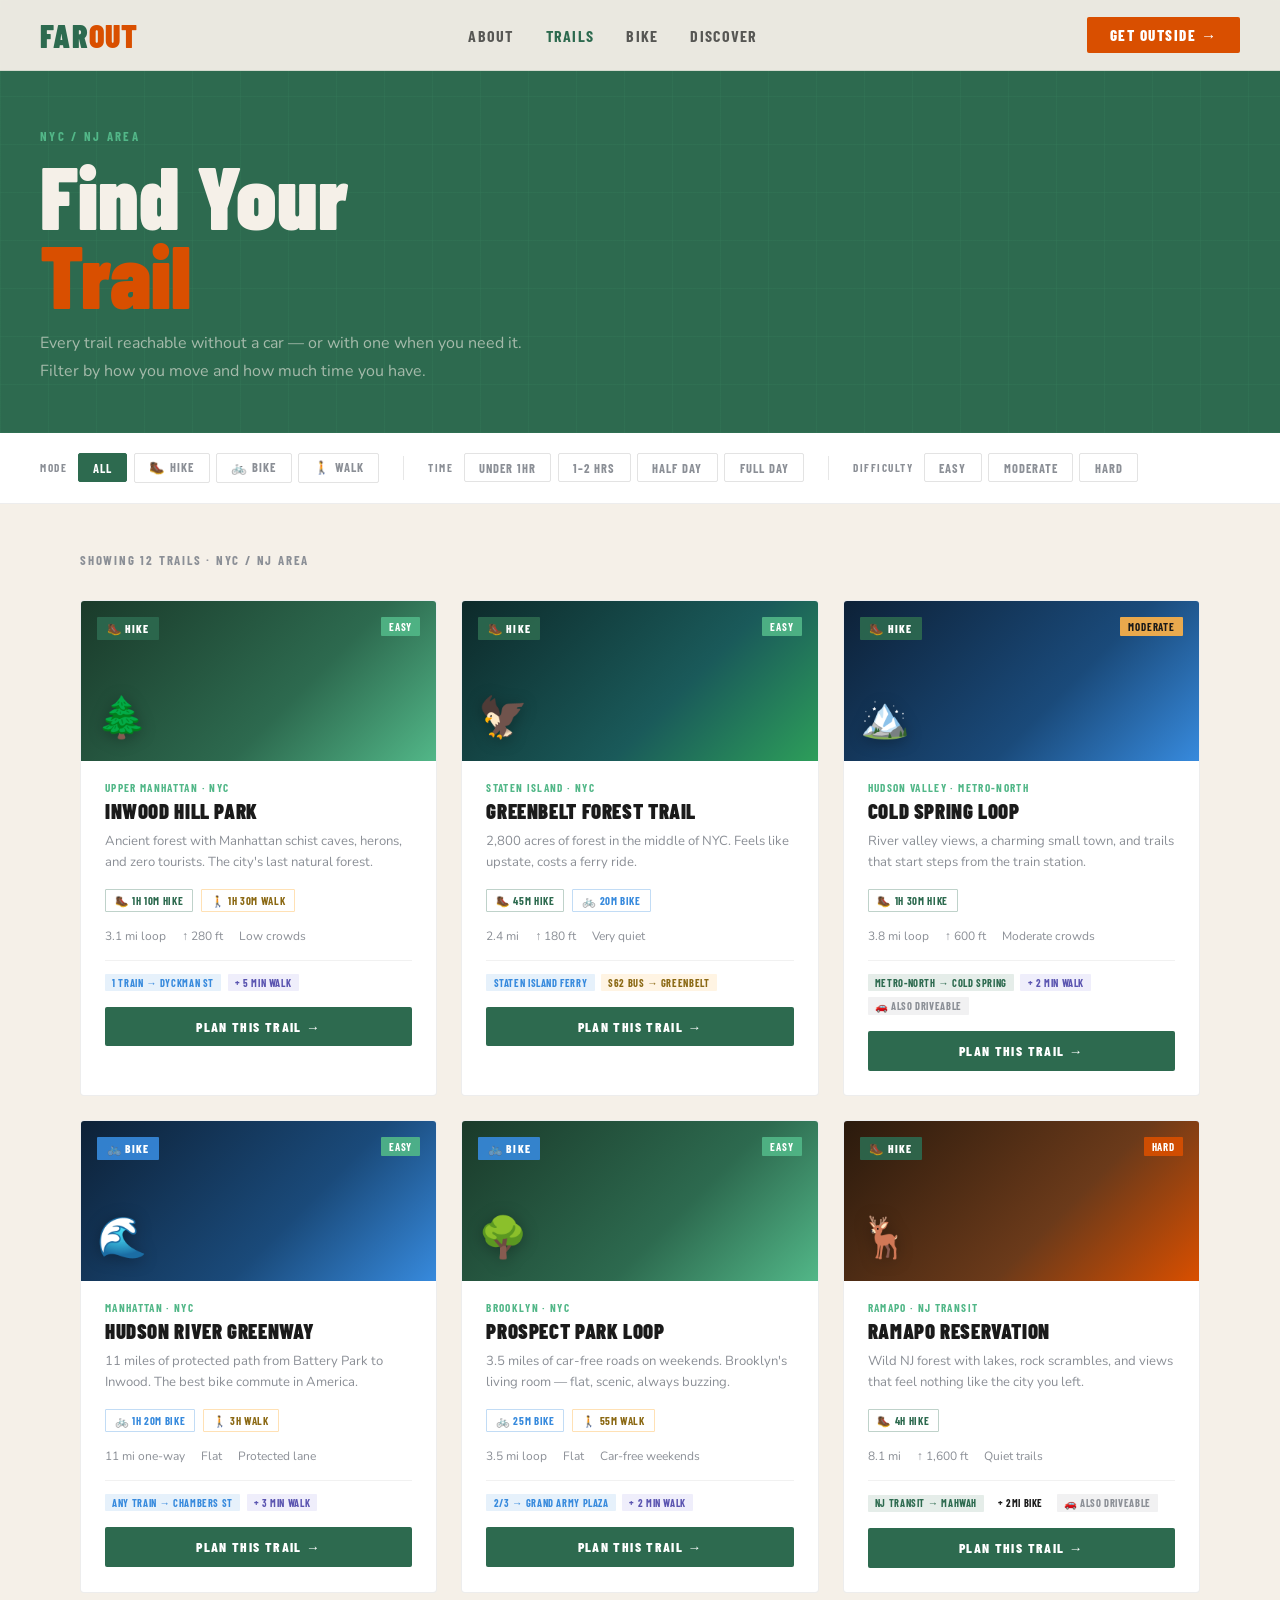
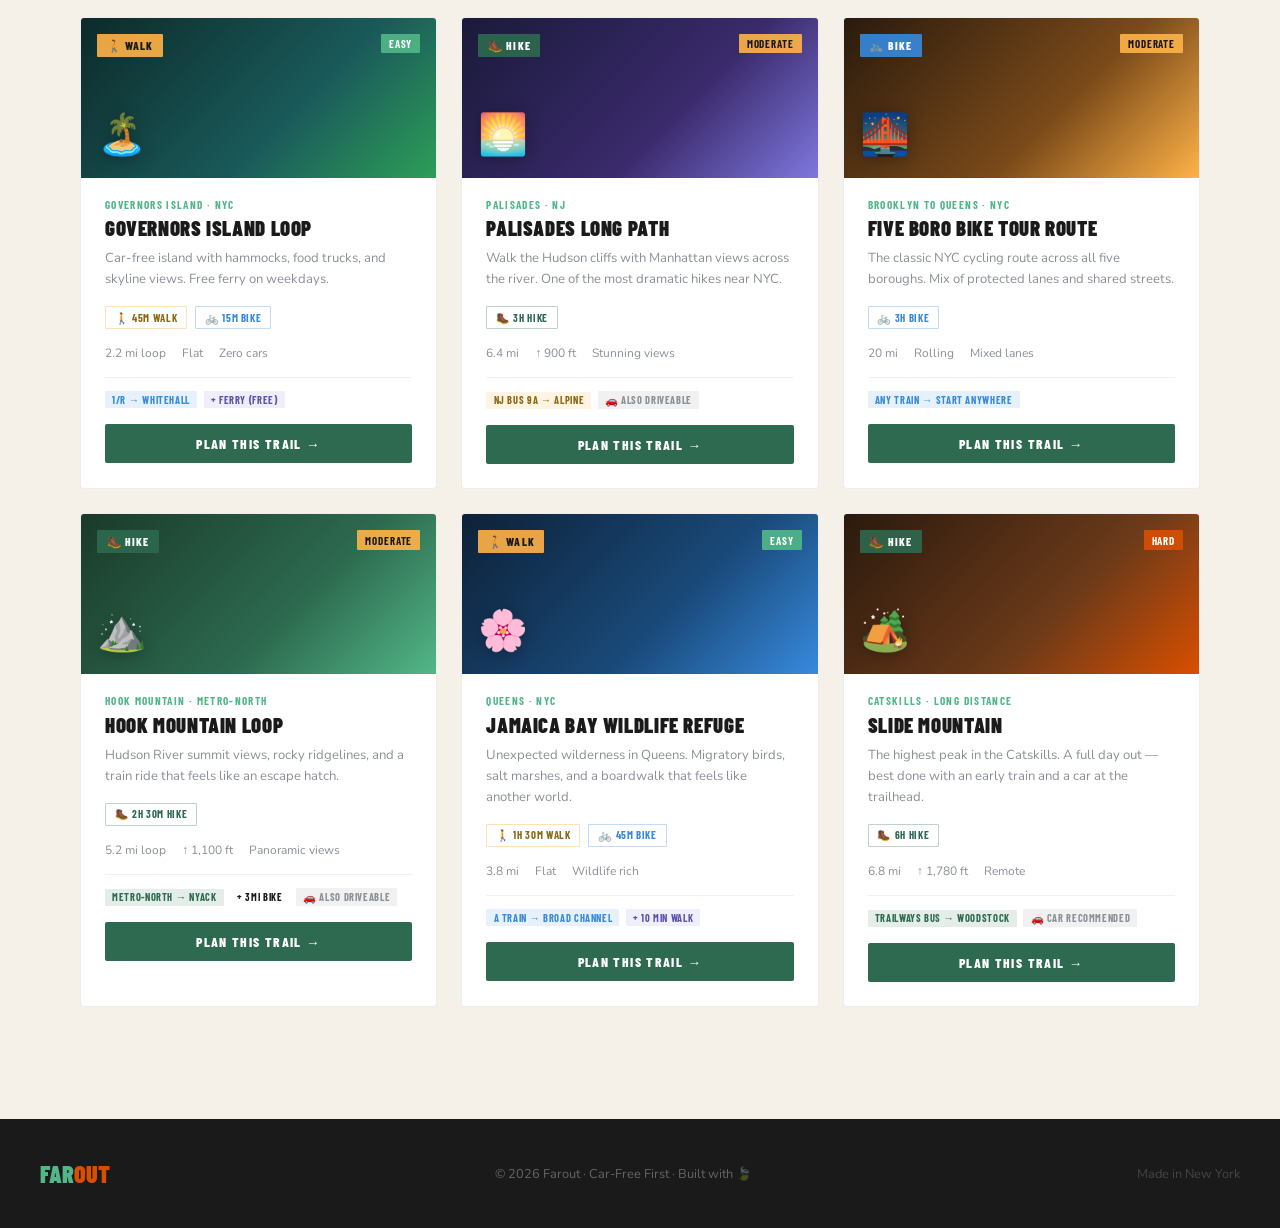
<file: trails.html>
<!DOCTYPE html>
<html lang="en">
<head>
<meta charset="UTF-8">
<meta name="viewport" content="width=device-width, initial-scale=1.0">
<title>FAROUT — Trails</title>
<link href="https://fonts.googleapis.com/css2?family=Barlow+Condensed:wght@400;600;700;800;900&family=Nunito:wght@400;500;600;700&display=swap" rel="stylesheet">
<style>
*,*::before,*::after{box-sizing:border-box;margin:0;padding:0;}
:root{--forest:#2D6A4F;--trail:#52B788;--volcano:#D94F00;--ink:#1A1A1A;--sand:#F5F0E8;--steel:#C8CDD4;--metro-blue:#378ADD;--dawn:#FFB347;--concrete:#8B8F96;--card:#F0EBE3;}
body{font-family:'Nunito',sans-serif;background:var(--sand);color:var(--ink);}

nav{position:fixed;top:0;left:0;right:0;z-index:100;display:flex;align-items:center;justify-content:space-between;padding:1rem 2.5rem;background:rgba(245,240,232,0.95);backdrop-filter:blur(8px);border-bottom:1px solid rgba(45,106,79,0.12);}
.logo{font-family:'Barlow Condensed',sans-serif;font-weight:900;font-size:2rem;letter-spacing:0.04em;text-decoration:none;}
.logo span:first-child{color:var(--forest);}
.logo span:last-child{color:var(--volcano);}
.nav-links{display:flex;gap:2rem;list-style:none;font-family:'Barlow Condensed',sans-serif;font-weight:700;font-size:1rem;letter-spacing:0.08em;text-transform:uppercase;}
.nav-links a{color:var(--ink);text-decoration:none;opacity:0.7;transition:opacity 0.2s;}
.nav-links a:hover,.nav-links a.active{opacity:1;color:var(--forest);}
.nav-cta{font-family:'Barlow Condensed',sans-serif;font-weight:800;font-size:0.95rem;letter-spacing:0.1em;text-transform:uppercase;background:var(--volcano);color:white;border:none;padding:0.55rem 1.4rem;border-radius:2px;cursor:pointer;text-decoration:none;transition:all 0.15s;}
.nav-cta:hover{background:#BF4400;}

.page-hero{padding:8rem 2.5rem 3rem;background:var(--forest);position:relative;overflow:hidden;}
.page-hero::before{content:'';position:absolute;inset:0;background-image:linear-gradient(rgba(82,183,136,0.07) 1px,transparent 1px),linear-gradient(90deg,rgba(82,183,136,0.07) 1px,transparent 1px);background-size:48px 48px;}
.page-hero-content{position:relative;z-index:1;}
.page-label{font-family:'Barlow Condensed',sans-serif;font-weight:700;font-size:0.8rem;letter-spacing:0.18em;text-transform:uppercase;color:var(--trail);margin-bottom:0.75rem;}
.page-title{font-family:'Barlow Condensed',sans-serif;font-weight:900;font-size:clamp(3rem,7vw,5.5rem);line-height:0.9;color:var(--sand);margin-bottom:1rem;}
.page-title span{color:var(--volcano);}
.page-desc{font-size:1rem;color:rgba(245,240,232,0.6);max-width:500px;line-height:1.7;}

.filters-bar{background:white;border-bottom:1px solid rgba(26,26,26,0.08);padding:1.25rem 2.5rem;position:sticky;top:64px;z-index:50;display:flex;gap:1.5rem;flex-wrap:wrap;align-items:center;}
.filter-group{display:flex;gap:0.4rem;align-items:center;}
.filter-label{font-family:'Barlow Condensed',sans-serif;font-weight:700;font-size:0.7rem;letter-spacing:0.14em;text-transform:uppercase;color:var(--concrete);margin-right:0.25rem;}
.filter-btn{font-family:'Barlow Condensed',sans-serif;font-weight:700;font-size:0.78rem;letter-spacing:0.08em;text-transform:uppercase;padding:0.4rem 0.9rem;border-radius:2px;border:1px solid rgba(26,26,26,0.12);background:transparent;color:var(--concrete);cursor:pointer;transition:all 0.2s;}
.filter-btn:hover,.filter-btn.active{background:var(--forest);color:white;border-color:var(--forest);}
.filter-btn.active-blue{background:var(--metro-blue);color:white;border-color:var(--metro-blue);}
.filter-btn.active-orange{background:var(--volcano);color:white;border-color:var(--volcano);}
.filter-divider{width:1px;height:24px;background:rgba(26,26,26,0.1);}

.trails-main{padding:3rem 2.5rem;max-width:1200px;margin:0 auto;}
.trails-count{font-family:'Barlow Condensed',sans-serif;font-weight:700;font-size:0.8rem;letter-spacing:0.14em;text-transform:uppercase;color:var(--concrete);margin-bottom:2rem;}

.trails-grid{display:grid;grid-template-columns:repeat(auto-fill,minmax(340px,1fr));gap:1.5rem;}

.trail-card{background:white;border:1px solid rgba(26,26,26,0.08);border-radius:4px;overflow:hidden;transition:all 0.2s;cursor:pointer;}
.trail-card:hover{transform:translateY(-3px);box-shadow:0 8px 30px rgba(0,0,0,0.1);border-color:var(--trail);}

.trail-card-img{height:160px;position:relative;display:flex;align-items:flex-end;padding:1rem;}
.trail-card-img.green{background:linear-gradient(135deg,#1a3a2a 0%,#2D6A4F 60%,#52B788 100%);}
.trail-card-img.blue{background:linear-gradient(135deg,#0d2137 0%,#1a4a7a 60%,#378ADD 100%);}
.trail-card-img.orange{background:linear-gradient(135deg,#2a1a0d 0%,#6b3a1a 60%,#D94F00 100%);}
.trail-card-img.purple{background:linear-gradient(135deg,#1a1a3a 0%,#3a2a6b 60%,#7F77DD 100%);}
.trail-card-img.teal{background:linear-gradient(135deg,#0d2a2a 0%,#1a5a5a 60%,#2D9E5A 100%);}
.trail-card-img.dawn{background:linear-gradient(135deg,#2a1a0d 0%,#7a4a1a 60%,#FFB347 100%);}

.trail-mode-badge{font-family:'Barlow Condensed',sans-serif;font-weight:800;font-size:0.72rem;letter-spacing:0.1em;text-transform:uppercase;padding:0.25rem 0.6rem;border-radius:1px;position:absolute;top:1rem;left:1rem;}
.badge-hike{background:rgba(45,106,79,0.9);color:white;}
.badge-bike{background:rgba(55,138,221,0.9);color:white;}
.badge-walk{background:rgba(255,179,71,0.9);color:var(--ink);}
.badge-multi{background:rgba(127,119,221,0.9);color:white;}

.diff-pill{font-family:'Barlow Condensed',sans-serif;font-weight:700;font-size:0.68rem;letter-spacing:0.08em;text-transform:uppercase;padding:0.2rem 0.5rem;border-radius:1px;position:absolute;top:1rem;right:1rem;}
.easy{background:rgba(82,183,136,0.9);color:white;}
.moderate{background:rgba(255,179,71,0.9);color:var(--ink);}
.hard{background:rgba(217,79,0,0.9);color:white;}

.trail-emoji{font-size:2.5rem;filter:drop-shadow(0 2px 8px rgba(0,0,0,0.3));}

.trail-card-body{padding:1.25rem 1.5rem 1.5rem;}
.trail-area{font-family:'Barlow Condensed',sans-serif;font-weight:700;font-size:0.7rem;letter-spacing:0.12em;text-transform:uppercase;color:var(--trail);margin-bottom:0.3rem;}
.trail-name{font-family:'Barlow Condensed',sans-serif;font-weight:900;font-size:1.3rem;text-transform:uppercase;letter-spacing:0.03em;color:var(--ink);margin-bottom:0.5rem;}
.trail-desc{font-size:0.82rem;color:var(--concrete);line-height:1.6;margin-bottom:1rem;}

.trail-times{display:flex;gap:0.5rem;flex-wrap:wrap;margin-bottom:1rem;}
.time-chip{font-family:'Barlow Condensed',sans-serif;font-weight:700;font-size:0.68rem;letter-spacing:0.06em;text-transform:uppercase;padding:0.2rem 0.55rem;border-radius:1px;border:1px solid rgba(26,26,26,0.1);color:var(--concrete);}
.time-chip.hike{border-color:rgba(45,106,79,0.3);color:var(--forest);}
.time-chip.bike{border-color:rgba(55,138,221,0.3);color:var(--metro-blue);}
.time-chip.walk{border-color:rgba(255,179,71,0.4);color:#8B6914;}

.trail-meta-row{display:flex;gap:1rem;font-size:0.75rem;color:var(--concrete);margin-bottom:1rem;flex-wrap:wrap;}
.trail-transit-row{display:flex;align-items:center;gap:0.4rem;flex-wrap:wrap;padding-top:0.85rem;border-top:1px solid rgba(26,26,26,0.06);}
.transit-tag{font-family:'Barlow Condensed',sans-serif;font-weight:700;font-size:0.65rem;letter-spacing:0.06em;text-transform:uppercase;padding:0.15rem 0.45rem;border-radius:1px;}
.t-subway{background:rgba(55,138,221,0.12);color:var(--metro-blue);}
.t-train{background:rgba(45,106,79,0.12);color:var(--forest);}
.t-bus{background:rgba(255,179,71,0.15);color:#8B6914;}
.t-car{background:rgba(139,143,150,0.12);color:var(--concrete);}
.t-walk{background:rgba(127,119,221,0.12);color:#5A54B0;}

.trail-cta{width:100%;font-family:'Barlow Condensed',sans-serif;font-weight:800;font-size:0.85rem;letter-spacing:0.1em;text-transform:uppercase;background:var(--forest);color:white;border:none;padding:0.7rem;border-radius:2px;cursor:pointer;transition:background 0.2s;text-decoration:none;display:block;text-align:center;margin-top:1rem;}
.trail-cta:hover{background:#3a8a65;}

.no-results{text-align:center;padding:4rem 2rem;color:var(--concrete);}
.no-results-icon{font-size:3rem;margin-bottom:1rem;}
.no-results-text{font-family:'Barlow Condensed',sans-serif;font-weight:700;font-size:1.2rem;text-transform:uppercase;letter-spacing:0.08em;}

footer{background:var(--ink);padding:2.5rem;display:flex;justify-content:space-between;align-items:center;flex-wrap:wrap;gap:1rem;margin-top:4rem;}
.footer-logo{font-family:'Barlow Condensed',sans-serif;font-weight:900;font-size:1.5rem;text-decoration:none;}
.footer-logo span:first-child{color:var(--trail);}
.footer-logo span:last-child{color:var(--volcano);}
.footer-text{font-size:0.8rem;color:rgba(245,240,232,0.35);font-family:'Nunito',sans-serif;}
</style>
</head>
<body>

<nav>
  <a href="index.html" class="logo"><span>FAR</span><span>OUT</span></a>
  <ul class="nav-links">
    <li><a href="about.html">About</a></li>
    <li><a href="trails.html" class="active">Trails</a></li>
    <li><a href="app.html">Bike</a></li>
    <li><a href="discover.html">Discover</a></li>
  </ul>
  <a href="app.html" class="nav-cta">Get Outside →</a>
</nav>

<div class="page-hero">
  <div class="page-hero-content">
    <p class="page-label">NYC / NJ Area</p>
    <h1 class="page-title">Find Your<br><span>Trail</span></h1>
    <p class="page-desc">Every trail reachable without a car — or with one when you need it. Filter by how you move and how much time you have.</p>
  </div>
</div>

<div class="filters-bar">
  <div class="filter-group">
    <span class="filter-label">Mode</span>
    <button class="filter-btn active" onclick="filterMode(this,'all')">All</button>
    <button class="filter-btn" onclick="filterMode(this,'hike')">🥾 Hike</button>
    <button class="filter-btn" onclick="filterMode(this,'bike')">🚲 Bike</button>
    <button class="filter-btn" onclick="filterMode(this,'walk')">🚶 Walk</button>
  </div>
  <div class="filter-divider"></div>
  <div class="filter-group">
    <span class="filter-label">Time</span>
    <button class="filter-btn" onclick="filterTime(this,'under1')">Under 1hr</button>
    <button class="filter-btn" onclick="filterTime(this,'1to2')">1–2 hrs</button>
    <button class="filter-btn" onclick="filterTime(this,'halfday')">Half Day</button>
    <button class="filter-btn" onclick="filterTime(this,'fullday')">Full Day</button>
  </div>
  <div class="filter-divider"></div>
  <div class="filter-group">
    <span class="filter-label">Difficulty</span>
    <button class="filter-btn" onclick="filterDiff(this,'easy')">Easy</button>
    <button class="filter-btn" onclick="filterDiff(this,'moderate')">Moderate</button>
    <button class="filter-btn" onclick="filterDiff(this,'hard')">Hard</button>
  </div>
</div>

<div class="trails-main">
  <div class="trails-count" id="trailsCount">Showing 12 trails · NYC / NJ Area</div>
  <div class="trails-grid" id="trailsGrid">

    <div class="trail-card" data-mode="hike" data-time="1to2" data-diff="easy">
      <div class="trail-card-img green">
        <span class="trail-mode-badge badge-hike">🥾 Hike</span>
        <span class="diff-pill easy">Easy</span>
        <span class="trail-emoji">🌲</span>
      </div>
      <div class="trail-card-body">
        <div class="trail-area">Upper Manhattan · NYC</div>
        <div class="trail-name">Inwood Hill Park</div>
        <div class="trail-desc">Ancient forest with Manhattan schist caves, herons, and zero tourists. The city's last natural forest.</div>
        <div class="trail-times">
          <span class="time-chip hike">🥾 1h 10m hike</span>
          <span class="time-chip walk">🚶 1h 30m walk</span>
        </div>
        <div class="trail-meta-row"><span>3.1 mi loop</span><span>↑ 280 ft</span><span>Low crowds</span></div>
        <div class="trail-transit-row">
          <span class="transit-tag t-subway">1 Train → Dyckman St</span>
          <span class="transit-tag t-walk">+ 5 min walk</span>
        </div>
        <a href="app.html" class="trail-cta">Plan This Trail →</a>
      </div>
    </div>

    <div class="trail-card" data-mode="hike" data-time="under1" data-diff="easy">
      <div class="trail-card-img teal">
        <span class="trail-mode-badge badge-hike">🥾 Hike</span>
        <span class="diff-pill easy">Easy</span>
        <span class="trail-emoji">🦅</span>
      </div>
      <div class="trail-card-body">
        <div class="trail-area">Staten Island · NYC</div>
        <div class="trail-name">Greenbelt Forest Trail</div>
        <div class="trail-desc">2,800 acres of forest in the middle of NYC. Feels like upstate, costs a ferry ride.</div>
        <div class="trail-times">
          <span class="time-chip hike">🥾 45m hike</span>
          <span class="time-chip bike">🚲 20m bike</span>
        </div>
        <div class="trail-meta-row"><span>2.4 mi</span><span>↑ 180 ft</span><span>Very quiet</span></div>
        <div class="trail-transit-row">
          <span class="transit-tag t-subway">Staten Island Ferry</span>
          <span class="transit-tag t-bus">S62 Bus → Greenbelt</span>
        </div>
        <a href="app.html" class="trail-cta">Plan This Trail →</a>
      </div>
    </div>

    <div class="trail-card" data-mode="hike" data-time="1to2" data-diff="moderate">
      <div class="trail-card-img blue">
        <span class="trail-mode-badge badge-hike">🥾 Hike</span>
        <span class="diff-pill moderate">Moderate</span>
        <span class="trail-emoji">🏔️</span>
      </div>
      <div class="trail-card-body">
        <div class="trail-area">Hudson Valley · Metro-North</div>
        <div class="trail-name">Cold Spring Loop</div>
        <div class="trail-desc">River valley views, a charming small town, and trails that start steps from the train station.</div>
        <div class="trail-times">
          <span class="time-chip hike">🥾 1h 30m hike</span>
        </div>
        <div class="trail-meta-row"><span>3.8 mi loop</span><span>↑ 600 ft</span><span>Moderate crowds</span></div>
        <div class="trail-transit-row">
          <span class="transit-tag t-train">Metro-North → Cold Spring</span>
          <span class="transit-tag t-walk">+ 2 min walk</span>
          <span class="transit-tag t-car">🚗 also driveable</span>
        </div>
        <a href="app.html" class="trail-cta">Plan This Trail →</a>
      </div>
    </div>

    <div class="trail-card" data-mode="bike" data-time="1to2" data-diff="easy">
      <div class="trail-card-img blue">
        <span class="trail-mode-badge badge-bike">🚲 Bike</span>
        <span class="diff-pill easy">Easy</span>
        <span class="trail-emoji">🌊</span>
      </div>
      <div class="trail-card-body">
        <div class="trail-area">Manhattan · NYC</div>
        <div class="trail-name">Hudson River Greenway</div>
        <div class="trail-desc">11 miles of protected path from Battery Park to Inwood. The best bike commute in America.</div>
        <div class="trail-times">
          <span class="time-chip bike">🚲 1h 20m bike</span>
          <span class="time-chip walk">🚶 3h walk</span>
        </div>
        <div class="trail-meta-row"><span>11 mi one-way</span><span>Flat</span><span>Protected lane</span></div>
        <div class="trail-transit-row">
          <span class="transit-tag t-subway">Any train → Chambers St</span>
          <span class="transit-tag t-walk">+ 3 min walk</span>
        </div>
        <a href="app.html" class="trail-cta">Plan This Trail →</a>
      </div>
    </div>

    <div class="trail-card" data-mode="bike" data-time="under1" data-diff="easy">
      <div class="trail-card-img green">
        <span class="trail-mode-badge badge-bike">🚲 Bike</span>
        <span class="diff-pill easy">Easy</span>
        <span class="trail-emoji">🌳</span>
      </div>
      <div class="trail-card-body">
        <div class="trail-area">Brooklyn · NYC</div>
        <div class="trail-name">Prospect Park Loop</div>
        <div class="trail-desc">3.5 miles of car-free roads on weekends. Brooklyn's living room — flat, scenic, always buzzing.</div>
        <div class="trail-times">
          <span class="time-chip bike">🚲 25m bike</span>
          <span class="time-chip walk">🚶 55m walk</span>
        </div>
        <div class="trail-meta-row"><span>3.5 mi loop</span><span>Flat</span><span>Car-free weekends</span></div>
        <div class="trail-transit-row">
          <span class="transit-tag t-subway">2/3 → Grand Army Plaza</span>
          <span class="transit-tag t-walk">+ 2 min walk</span>
        </div>
        <a href="app.html" class="trail-cta">Plan This Trail →</a>
      </div>
    </div>

    <div class="trail-card" data-mode="hike" data-time="halfday" data-diff="hard">
      <div class="trail-card-img orange">
        <span class="trail-mode-badge badge-hike">🥾 Hike</span>
        <span class="diff-pill hard">Hard</span>
        <span class="trail-emoji">🦌</span>
      </div>
      <div class="trail-card-body">
        <div class="trail-area">Ramapo · NJ Transit</div>
        <div class="trail-name">Ramapo Reservation</div>
        <div class="trail-desc">Wild NJ forest with lakes, rock scrambles, and views that feel nothing like the city you left.</div>
        <div class="trail-times">
          <span class="time-chip hike">🥾 4h hike</span>
        </div>
        <div class="trail-meta-row"><span>8.1 mi</span><span>↑ 1,600 ft</span><span>Quiet trails</span></div>
        <div class="trail-transit-row">
          <span class="transit-tag t-train">NJ Transit → Mahwah</span>
          <span class="transit-tag t-bike">+ 2mi bike</span>
          <span class="transit-tag t-car">🚗 also driveable</span>
        </div>
        <a href="app.html" class="trail-cta">Plan This Trail →</a>
      </div>
    </div>

    <div class="trail-card" data-mode="walk" data-time="under1" data-diff="easy">
      <div class="trail-card-img teal">
        <span class="trail-mode-badge badge-walk">🚶 Walk</span>
        <span class="diff-pill easy">Easy</span>
        <span class="trail-emoji">🏝️</span>
      </div>
      <div class="trail-card-body">
        <div class="trail-area">Governors Island · NYC</div>
        <div class="trail-name">Governors Island Loop</div>
        <div class="trail-desc">Car-free island with hammocks, food trucks, and skyline views. Free ferry on weekdays.</div>
        <div class="trail-times">
          <span class="time-chip walk">🚶 45m walk</span>
          <span class="time-chip bike">🚲 15m bike</span>
        </div>
        <div class="trail-meta-row"><span>2.2 mi loop</span><span>Flat</span><span>Zero cars</span></div>
        <div class="trail-transit-row">
          <span class="transit-tag t-subway">1/R → Whitehall</span>
          <span class="transit-tag t-walk">+ Ferry (free)</span>
        </div>
        <a href="app.html" class="trail-cta">Plan This Trail →</a>
      </div>
    </div>

    <div class="trail-card" data-mode="hike" data-time="halfday" data-diff="moderate">
      <div class="trail-card-img purple">
        <span class="trail-mode-badge badge-hike">🥾 Hike</span>
        <span class="diff-pill moderate">Moderate</span>
        <span class="trail-emoji">🌅</span>
      </div>
      <div class="trail-card-body">
        <div class="trail-area">Palisades · NJ</div>
        <div class="trail-name">Palisades Long Path</div>
        <div class="trail-desc">Walk the Hudson cliffs with Manhattan views across the river. One of the most dramatic hikes near NYC.</div>
        <div class="trail-times">
          <span class="time-chip hike">🥾 3h hike</span>
        </div>
        <div class="trail-meta-row"><span>6.4 mi</span><span>↑ 900 ft</span><span>Stunning views</span></div>
        <div class="trail-transit-row">
          <span class="transit-tag t-bus">NJ Bus 9A → Alpine</span>
          <span class="transit-tag t-car">🚗 also driveable</span>
        </div>
        <a href="app.html" class="trail-cta">Plan This Trail →</a>
      </div>
    </div>

    <div class="trail-card" data-mode="bike" data-time="halfday" data-diff="moderate">
      <div class="trail-card-img dawn">
        <span class="trail-mode-badge badge-bike">🚲 Bike</span>
        <span class="diff-pill moderate">Moderate</span>
        <span class="trail-emoji">🌉</span>
      </div>
      <div class="trail-card-body">
        <div class="trail-area">Brooklyn to Queens · NYC</div>
        <div class="trail-name">Five Boro Bike Tour Route</div>
        <div class="trail-desc">The classic NYC cycling route across all five boroughs. Mix of protected lanes and shared streets.</div>
        <div class="trail-times">
          <span class="time-chip bike">🚲 3h bike</span>
        </div>
        <div class="trail-meta-row"><span>20 mi</span><span>Rolling</span><span>Mixed lanes</span></div>
        <div class="trail-transit-row">
          <span class="transit-tag t-subway">Any train → Start anywhere</span>
        </div>
        <a href="app.html" class="trail-cta">Plan This Trail →</a>
      </div>
    </div>

    <div class="trail-card" data-mode="hike" data-time="halfday" data-diff="moderate">
      <div class="trail-card-img green">
        <span class="trail-mode-badge badge-hike">🥾 Hike</span>
        <span class="diff-pill moderate">Moderate</span>
        <span class="trail-emoji">⛰️</span>
      </div>
      <div class="trail-card-body">
        <div class="trail-area">Hook Mountain · Metro-North</div>
        <div class="trail-name">Hook Mountain Loop</div>
        <div class="trail-desc">Hudson River summit views, rocky ridgelines, and a train ride that feels like an escape hatch.</div>
        <div class="trail-times">
          <span class="time-chip hike">🥾 2h 30m hike</span>
        </div>
        <div class="trail-meta-row"><span>5.2 mi loop</span><span>↑ 1,100 ft</span><span>Panoramic views</span></div>
        <div class="trail-transit-row">
          <span class="transit-tag t-train">Metro-North → Nyack</span>
          <span class="transit-tag t-bike">+ 3mi bike</span>
          <span class="transit-tag t-car">🚗 also driveable</span>
        </div>
        <a href="app.html" class="trail-cta">Plan This Trail →</a>
      </div>
    </div>

    <div class="trail-card" data-mode="walk" data-time="1to2" data-diff="easy">
      <div class="trail-card-img blue">
        <span class="trail-mode-badge badge-walk">🚶 Walk</span>
        <span class="diff-pill easy">Easy</span>
        <span class="trail-emoji">🌸</span>
      </div>
      <div class="trail-card-body">
        <div class="trail-area">Queens · NYC</div>
        <div class="trail-name">Jamaica Bay Wildlife Refuge</div>
        <div class="trail-desc">Unexpected wilderness in Queens. Migratory birds, salt marshes, and a boardwalk that feels like another world.</div>
        <div class="trail-times">
          <span class="time-chip walk">🚶 1h 30m walk</span>
          <span class="time-chip bike">🚲 45m bike</span>
        </div>
        <div class="trail-meta-row"><span>3.8 mi</span><span>Flat</span><span>Wildlife rich</span></div>
        <div class="trail-transit-row">
          <span class="transit-tag t-subway">A Train → Broad Channel</span>
          <span class="transit-tag t-walk">+ 10 min walk</span>
        </div>
        <a href="app.html" class="trail-cta">Plan This Trail →</a>
      </div>
    </div>

    <div class="trail-card" data-mode="hike" data-time="fullday" data-diff="hard">
      <div class="trail-card-img orange">
        <span class="trail-mode-badge badge-hike">🥾 Hike</span>
        <span class="diff-pill hard">Hard</span>
        <span class="trail-emoji">🏕️</span>
      </div>
      <div class="trail-card-body">
        <div class="trail-area">Catskills · Long Distance</div>
        <div class="trail-name">Slide Mountain</div>
        <div class="trail-desc">The highest peak in the Catskills. A full day out — best done with an early train and a car at the trailhead.</div>
        <div class="trail-times">
          <span class="time-chip hike">🥾 6h hike</span>
        </div>
        <div class="trail-meta-row"><span>6.8 mi</span><span>↑ 1,780 ft</span><span>Remote</span></div>
        <div class="trail-transit-row">
          <span class="transit-tag t-train">Trailways Bus → Woodstock</span>
          <span class="transit-tag t-car">🚗 car recommended</span>
        </div>
        <a href="app.html" class="trail-cta">Plan This Trail →</a>
      </div>
    </div>

  </div>
</div>

<footer>
  <a href="index.html" class="footer-logo"><span>FAR</span><span>OUT</span></a>
  <div class="footer-text">© 2026 Farout · Car-Free First · Built with 🍃</div>
  <div class="footer-text" style="color:rgba(245,240,232,0.2);">Made in New York</div>
</footer>

<script>
let activeMode='all', activeTime=null, activeDiff=null;

function filterMode(btn, mode){
  document.querySelectorAll('.filter-group:nth-child(1) .filter-btn').forEach(b=>b.classList.remove('active'));
  btn.classList.add('active');
  activeMode=mode;
  applyFilters();
}

function filterTime(btn, time){
  const wasActive = btn.classList.contains('active');
  document.querySelectorAll('.filter-group:nth-child(3) .filter-btn').forEach(b=>b.classList.remove('active'));
  if(!wasActive){ btn.classList.add('active'); activeTime=time; }
  else activeTime=null;
  applyFilters();
}

function filterDiff(btn, diff){
  const wasActive = btn.classList.contains('active');
  document.querySelectorAll('.filter-group:nth-child(5) .filter-btn').forEach(b=>b.classList.remove('active'));
  if(!wasActive){ btn.classList.add('active'); activeDiff=diff; }
  else activeDiff=null;
  applyFilters();
}

function applyFilters(){
  const cards = document.querySelectorAll('.trail-card');
  let visible=0;
  cards.forEach(card=>{
    const modeMatch = activeMode==='all' || card.dataset.mode===activeMode;
    const timeMatch = !activeTime || card.dataset.time===activeTime;
    const diffMatch = !activeDiff || card.dataset.diff===activeDiff;
    const show = modeMatch && timeMatch && diffMatch;
    card.style.display = show ? 'block' : 'none';
    if(show) visible++;
  });
  document.getElementById('trailsCount').textContent = `Showing ${visible} trail${visible!==1?'s':''} · NYC / NJ Area`;
}
</script>
</body>
</html>
</file>
<file: style.css>
*,*::before,*::after{box-sizing:border-box;margin:0;padding:0;}
:root{
  --forest:#2D6A4F;--trail:#52B788;--volcano:#D94F00;
  --ink:#1A1A1A;--sand:#F5F0E8;--steel:#C8CDD4;
  --metro-blue:#378ADD;--concrete:#8B8F96;
  --panel:#111613;--card:#1C2120;--border:rgba(82,183,136,0.15);
}
html,body{height:100%;font-family:'Nunito',sans-serif;background:var(--ink);color:var(--sand);overflow:hidden;}

.map-bg{position:fixed;inset:0;background:#1a2018;overflow:hidden;}
#map{position:absolute;inset:0;}
.map-loading{position:absolute;left:50%;top:50%;transform:translate(-50%,-50%);max-width:420px;text-align:center;background:rgba(17,22,19,0.94);border:1px solid var(--border);border-radius:6px;padding:1rem 1.25rem;color:rgba(245,240,232,0.78);line-height:1.5;z-index:2;}
.mapboxgl-ctrl-logo,.mapboxgl-ctrl-attrib{opacity:0.55;}
.mapboxgl-popup-content{background:var(--panel);border:1px solid var(--border);border-radius:4px;color:var(--sand);font-family:'Nunito',sans-serif;box-shadow:0 8px 30px rgba(0,0,0,0.45);}
.mapboxgl-popup-tip{border-top-color:var(--panel)!important;border-bottom-color:var(--panel)!important;}
.lane-popup-title{font-family:'Barlow Condensed',sans-serif;font-weight:800;letter-spacing:0.08em;text-transform:uppercase;color:var(--trail);margin-bottom:0.2rem;}
.farout-marker{display:flex;flex-direction:column;align-items:center;pointer-events:none;}
.pin-dot{width:14px;height:14px;border-radius:50%;border:2px solid white;box-shadow:0 2px 10px rgba(0,0,0,0.45);}
.pin-dot.start{background:var(--trail);}
.pin-dot.end{background:var(--volcano);}
.pin-label{font-family:'Barlow Condensed',sans-serif;font-weight:700;font-size:0.75rem;background:var(--panel);color:var(--sand);padding:0.2rem 0.5rem;border-radius:2px;margin-top:4px;white-space:nowrap;border:1px solid var(--border);}

/* NAV */
.top-nav{position:fixed;top:0;left:0;right:0;z-index:100;display:flex;align-items:center;justify-content:space-between;padding:0.85rem 1.5rem;background:rgba(17,22,19,0.95);backdrop-filter:blur(12px);border-bottom:1px solid var(--border);}
.logo{font-family:'Barlow Condensed',sans-serif;font-weight:900;font-size:1.6rem;letter-spacing:0.04em;}
.logo span:first-child{color:var(--trail);}
.logo span:last-child{color:var(--volcano);}
.city-tag{font-family:'Barlow Condensed',sans-serif;font-weight:700;font-size:0.8rem;letter-spacing:0.12em;text-transform:uppercase;color:var(--concrete);border:1px solid rgba(255,255,255,0.1);padding:0.3rem 0.85rem;border-radius:2px;cursor:pointer;transition:all 0.2s;}
.city-tag:hover{border-color:var(--trail);color:var(--trail);}
.car-toggle{display:flex;align-items:center;gap:0.6rem;font-family:'Barlow Condensed',sans-serif;font-weight:700;font-size:0.8rem;letter-spacing:0.1em;text-transform:uppercase;color:var(--trail);cursor:pointer;user-select:none;}
.toggle-pill{width:40px;height:22px;background:var(--trail);border-radius:11px;position:relative;transition:background 0.2s;cursor:pointer;flex-shrink:0;}
.toggle-pill::after{content:'';position:absolute;top:3px;left:3px;width:16px;height:16px;border-radius:50%;background:white;transition:transform 0.2s;}
.toggle-pill.off{background:rgba(255,255,255,0.15);}
.toggle-pill.off::after{transform:translateX(18px);}

/* PANEL */
.panel{position:fixed;left:1rem;top:4.5rem;bottom:1rem;width:310px;z-index:50;background:var(--panel);border:1px solid var(--border);border-radius:6px;display:flex;flex-direction:column;overflow:hidden;box-shadow:0 8px 40px rgba(0,0,0,0.5);}
.panel-header{padding:1rem 1.2rem 0.75rem;border-bottom:1px solid var(--border);}
.panel-title{font-family:'Barlow Condensed',sans-serif;font-weight:900;font-size:1.15rem;letter-spacing:0.04em;text-transform:uppercase;color:var(--sand);margin-bottom:0.15rem;}
.panel-sub{font-size:0.75rem;color:var(--concrete);}

.panel-tabs{display:flex;border-bottom:1px solid var(--border);}
.tab{flex:1;font-family:'Barlow Condensed',sans-serif;font-weight:700;font-size:0.72rem;letter-spacing:0.1em;text-transform:uppercase;padding:0.65rem 0.25rem;text-align:center;cursor:pointer;color:var(--concrete);border:none;background:transparent;transition:all 0.2s;border-bottom:2px solid transparent;}
.tab.active{color:var(--trail);border-bottom-color:var(--trail);}

.panel-body{flex:1;overflow-y:auto;padding:1rem 1.1rem;}
.panel-body::-webkit-scrollbar{width:3px;}
.panel-body::-webkit-scrollbar-thumb{background:var(--border);border-radius:2px;}

.section-label{font-family:'Barlow Condensed',sans-serif;font-weight:700;font-size:0.68rem;letter-spacing:0.14em;text-transform:uppercase;color:var(--concrete);margin-bottom:0.6rem;}

.vibe-grid{display:grid;grid-template-columns:1fr 1fr;gap:0.5rem;margin-bottom:1.1rem;}
.vibe-btn{font-family:'Barlow Condensed',sans-serif;font-weight:800;font-size:0.82rem;letter-spacing:0.06em;text-transform:uppercase;padding:0.7rem 0.5rem;border-radius:3px;border:1px solid rgba(255,255,255,0.08);background:var(--card);color:rgba(245,240,232,0.6);cursor:pointer;transition:all 0.2s;text-align:center;}
.vibe-btn:hover,.vibe-btn.active{background:var(--forest);color:var(--sand);border-color:var(--trail);}

.energy-row{display:flex;gap:0.4rem;margin-bottom:1.1rem;}
.energy-btn{flex:1;font-family:'Barlow Condensed',sans-serif;font-weight:700;font-size:0.65rem;letter-spacing:0.04em;text-transform:uppercase;padding:0.5rem 0.2rem;border-radius:3px;border:1px solid rgba(255,255,255,0.08);background:var(--card);color:rgba(245,240,232,0.5);cursor:pointer;transition:all 0.2s;text-align:center;}
.energy-btn:hover,.energy-btn.active{background:rgba(55,138,221,0.2);color:var(--metro-blue);border-color:var(--metro-blue);}

.go-btn{width:100%;font-family:'Barlow Condensed',sans-serif;font-weight:800;font-size:1rem;letter-spacing:0.1em;text-transform:uppercase;background:var(--volcano);color:white;border:none;padding:0.85rem;border-radius:3px;cursor:pointer;transition:all 0.2s;margin-bottom:1rem;}
.go-btn:hover{background:#BF4400;transform:translateY(-1px);}
.go-btn:disabled{opacity:0.55;cursor:not-allowed;transform:none;}

.result-card{background:var(--card);border:1px solid var(--border);border-radius:3px;padding:0.9rem;margin-bottom:0.6rem;cursor:pointer;transition:border-color 0.2s;}
.result-card:hover{border-color:rgba(82,183,136,0.4);}
.result-card.active-card{border-color:var(--trail);background:rgba(45,106,79,0.12);}
.result-top{display:flex;justify-content:space-between;align-items:flex-start;margin-bottom:0.4rem;}
.result-name{font-family:'Barlow Condensed',sans-serif;font-weight:800;font-size:1rem;text-transform:uppercase;letter-spacing:0.04em;color:var(--sand);}
.result-diff{font-family:'Barlow Condensed',sans-serif;font-weight:700;font-size:0.65rem;letter-spacing:0.08em;text-transform:uppercase;padding:0.15rem 0.45rem;border-radius:2px;}
.easy{background:rgba(82,183,136,0.15);color:var(--trail);}
.moderate{background:rgba(255,179,71,0.15);color:#FFB347;}
.result-meta{display:flex;gap:0.75rem;font-size:0.72rem;color:var(--concrete);margin-bottom:0.5rem;flex-wrap:wrap;}
.result-tags{display:flex;gap:0.35rem;flex-wrap:wrap;}
.rtag{font-family:'Barlow Condensed',sans-serif;font-weight:700;font-size:0.62rem;letter-spacing:0.06em;text-transform:uppercase;padding:0.15rem 0.4rem;border-radius:2px;}
.rtag.transit{background:rgba(55,138,221,0.15);color:#6BB8F0;}
.rtag.bike{background:rgba(45,106,79,0.15);color:var(--trail);}
.rtag.car{background:rgba(139,143,150,0.15);color:var(--concrete);}

.route-input-wrap{margin-bottom:0.6rem;position:relative;}
.route-dot{position:absolute;left:0.75rem;top:50%;transform:translateY(-50%);width:9px;height:9px;border-radius:50%;}
.route-dot.s{background:var(--trail);}
.route-dot.e{background:var(--volcano);}
.route-input{width:100%;background:var(--card);border:1px solid rgba(255,255,255,0.08);border-radius:3px;padding:0.65rem 0.65rem 0.65rem 2.1rem;font-family:'Nunito',sans-serif;font-size:0.82rem;color:var(--sand);outline:none;transition:border-color 0.2s;}
.route-input::placeholder{color:rgba(245,240,232,0.25);}
.route-input:focus{border-color:var(--trail);}
.route-status{font-size:0.75rem;color:rgba(245,240,232,0.45);line-height:1.55;margin-top:-0.35rem;margin-bottom:0.75rem;}
.route-status.error{color:#FFB347;}
.route-breakdown{margin:0.6rem 0;font-size:0.78rem;color:rgba(245,240,232,0.55);line-height:1.7;}

.chat-wrap{display:flex;flex-direction:column;gap:0.7rem;}
.chat-bubble{padding:0.7rem 0.9rem;font-size:0.82rem;line-height:1.55;}
.chat-bubble.ai{background:rgba(45,106,79,0.15);border:1px solid var(--border);color:rgba(245,240,232,0.85);border-radius:0 8px 8px 8px;}
.chat-bubble.user{background:rgba(217,79,0,0.15);border:1px solid rgba(217,79,0,0.2);color:rgba(245,240,232,0.85);border-radius:8px 0 8px 8px;align-self:flex-end;max-width:85%;}
.chat-name{font-family:'Barlow Condensed',sans-serif;font-weight:700;font-size:0.65rem;letter-spacing:0.1em;text-transform:uppercase;color:var(--trail);margin-bottom:0.2rem;}
.chat-input-row{display:flex;gap:0.4rem;margin-top:0.75rem;padding-top:0.75rem;border-top:1px solid var(--border);}
.chat-input{flex:1;background:var(--card);border:1px solid rgba(255,255,255,0.08);border-radius:3px;padding:0.55rem 0.8rem;font-family:'Nunito',sans-serif;font-size:0.8rem;color:var(--sand);outline:none;}
.chat-input::placeholder{color:rgba(245,240,232,0.25);}
.chat-input:focus{border-color:var(--trail);}
.chat-send{font-family:'Barlow Condensed',sans-serif;font-weight:700;font-size:0.8rem;background:var(--forest);color:var(--sand);border:none;padding:0.55rem 1rem;border-radius:3px;cursor:pointer;transition:background 0.2s;}
.chat-send:hover{background:#3a8a65;}

.map-legend{position:fixed;bottom:1.5rem;right:1.5rem;z-index:50;background:rgba(17,22,19,0.92);border:1px solid var(--border);border-radius:6px;padding:0.85rem 1.1rem;backdrop-filter:blur(10px);}
.legend-title{font-family:'Barlow Condensed',sans-serif;font-weight:700;font-size:0.65rem;letter-spacing:0.14em;text-transform:uppercase;color:var(--concrete);margin-bottom:0.55rem;}
.legend-item{display:flex;align-items:center;gap:0.6rem;margin-bottom:0.35rem;font-size:0.75rem;color:rgba(245,240,232,0.65);}
.legend-item:last-child{margin-bottom:0;}
.legend-line{width:22px;height:3px;border-radius:2px;}

.route-info{position:fixed;bottom:1.5rem;left:50%;transform:translateX(-50%);z-index:50;background:rgba(17,22,19,0.97);border:1px solid var(--trail);border-radius:6px;padding:0.75rem 1.75rem;backdrop-filter:blur(10px);display:none;gap:2rem;align-items:center;white-space:nowrap;box-shadow:0 4px 20px rgba(0,0,0,0.4);}
.route-info.show{display:flex;}
.rinfo-item{text-align:center;}
.rinfo-val{font-family:'Barlow Condensed',sans-serif;font-weight:900;font-size:1.2rem;color:var(--sand);}
.rinfo-label{font-size:0.65rem;color:var(--concrete);text-transform:uppercase;letter-spacing:0.08em;margin-top:0.1rem;}

@media (max-width:760px){
  .panel{left:0.75rem;right:0.75rem;width:auto;top:4.4rem;bottom:5.5rem;}
  .map-legend{right:0.75rem;bottom:0.75rem;}
  .route-info{left:0.75rem;right:0.75rem;transform:none;bottom:0.75rem;justify-content:space-between;gap:0.6rem;padding:0.7rem;}
  .top-nav{padding:0.75rem 0.9rem;}
  .city-tag{display:none;}
}
</file>
